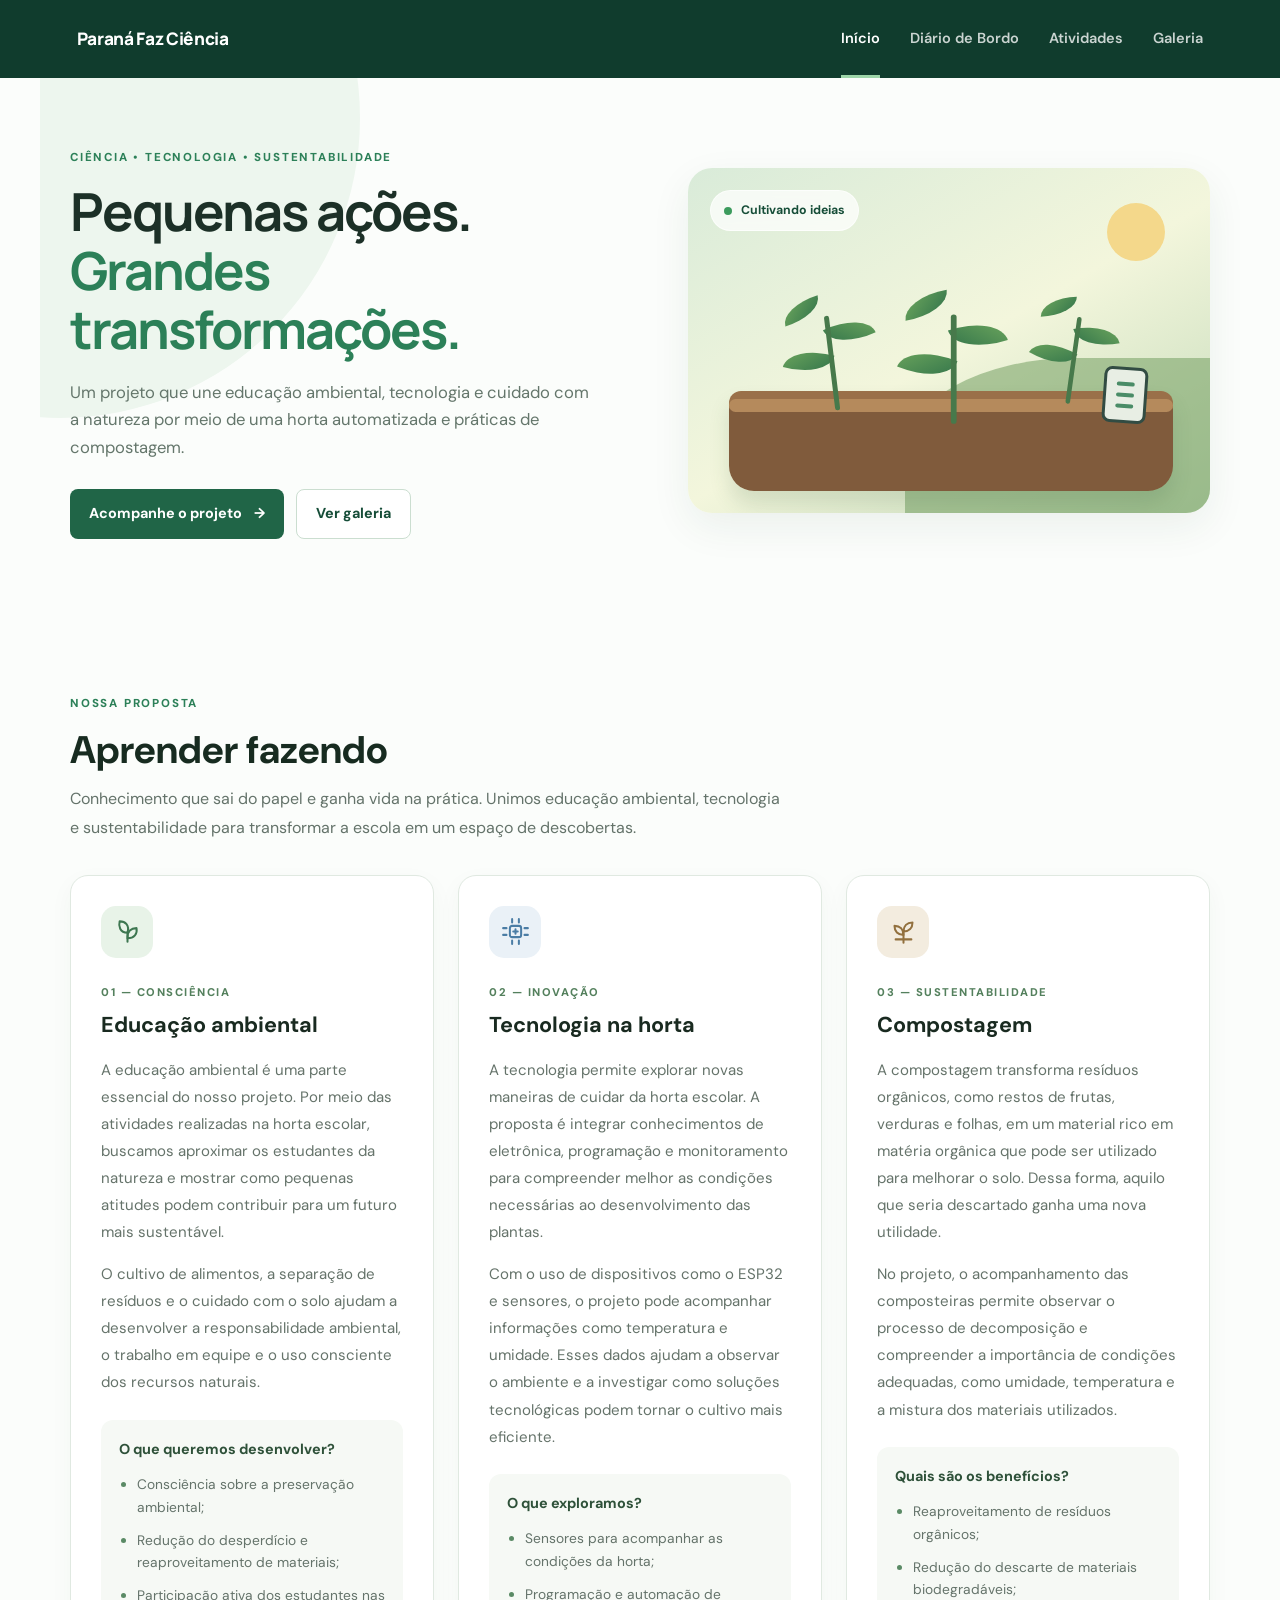
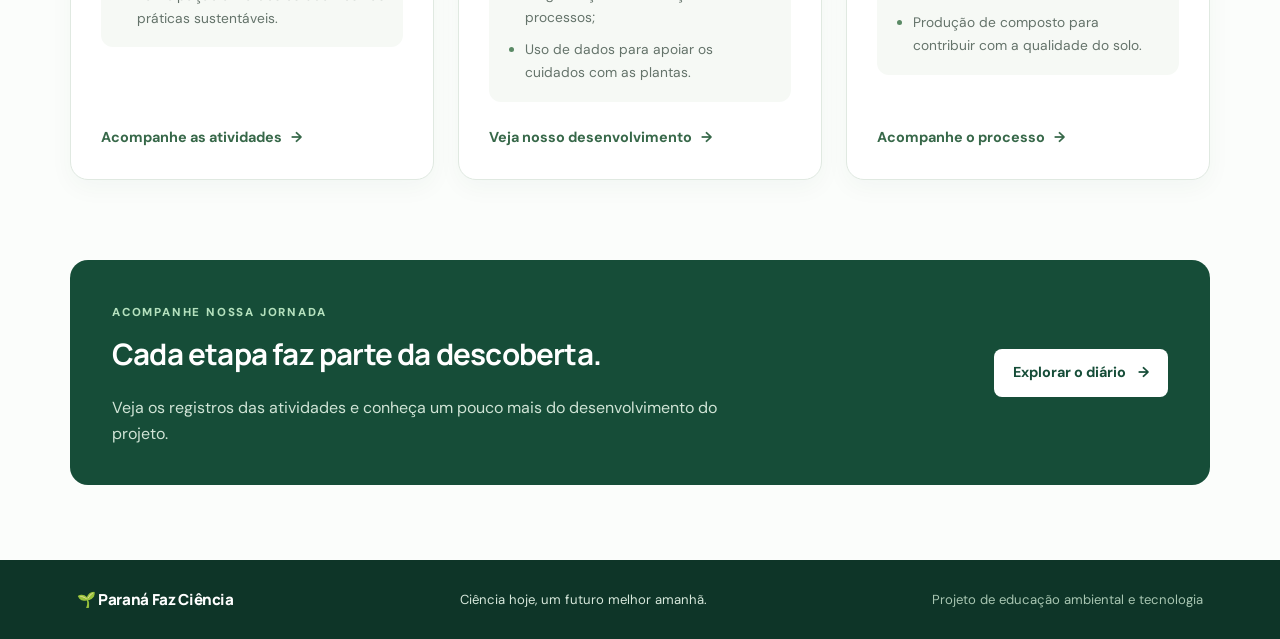
<file: index.html>
<!DOCTYPE html>
<html lang="pt-BR">
<head>
  <meta charset="UTF-8">
  <meta name="viewport" content="width=device-width, initial-scale=1.0">
  <meta name="description" content="Conheça o projeto Paraná Faz Ciência: educação ambiental, compostagem e horta automatizada.">
  <title>Início | Paraná Faz Ciência</title>
  <link rel="stylesheet" href="style.css">
</head>
<body>
  <header class="site-header">
    <a class="brand" href="index.html" aria-label="Paraná Faz Ciência - Início">
      <span>Paraná Faz Ciência</span>
    </a>
    <button class="menu-toggle" aria-label="Abrir menu" aria-expanded="false">☰</button>
    <nav class="main-nav" aria-label="Navegação principal">
      <a class="active" href="index.html">Início</a>
      <a href="diario-bordo.html">Diário de Bordo</a>
      <a href="diario.html">Atividades</a>
      <a href="galeria.html">Galeria</a>
    </nav>
  </header>

  <main>
    <section class="hero">
      <div class="hero-copy">
        <span class="eyebrow">CIÊNCIA • TECNOLOGIA • SUSTENTABILIDADE</span>
        <h1>Pequenas ações.<br><span>Grandes transformações.</span></h1>
        <p>Um projeto que une educação ambiental, tecnologia e cuidado com a natureza por meio de uma horta automatizada e práticas de compostagem.</p>
        <div class="hero-actions">
          <a class="button button-primary" href="diario.html">Acompanhe o projeto <span aria-hidden="true">→</span></a>
          <a class="button button-ghost" href="galeria.html">Ver galeria</a>
        </div>
      </div>
      <div class="hero-art" role="img" aria-label="Ilustração de uma horta com plantas e folhas">
        <div class="sun"></div>
        <div class="plant plant-one"><i></i><i></i><i></i><b></b></div>
        <div class="plant plant-two"><i></i><i></i><i></i><b></b></div>
        <div class="plant plant-three"><i></i><i></i><i></i><b></b></div>
        <div class="garden-bed"></div>
        <div class="sensor"><span></span><span></span><span></span></div>
        <div class="art-label"><span class="pulse"></span> Cultivando ideias</div>
      </div>
    </section>

   
<section class="proposta section" id="proposta">
  <div class="proposta-cabecalho">
    <div>
      <span class="eyebrow">NOSSA PROPOSTA</span>
      <h2>Aprender fazendo</h2>
      <p class="proposta-intro">
        Conhecimento que sai do papel e ganha vida na prática.
        Unimos educação ambiental, tecnologia e sustentabilidade
        para transformar a escola em um espaço de descobertas.
      </p>
    </div>
  </div>

  <div class="proposta-grid">

    <!-- EDUCAÇÃO AMBIENTAL -->
    <article class="proposta-card">
      <div class="proposta-icone icone-verde">
        <svg viewBox="0 0 24 24" fill="none"
          stroke="currentColor" stroke-width="1.8"
          stroke-linecap="round" stroke-linejoin="round"
          aria-hidden="true">
          <path d="M12 21v-8"/>
          <path d="M12 13C5 13 4 7 5 3c5 0 9 3 7 10Z"/>
          <path d="M12 17c0-5 3-8 8-8 1 5-2 9-8 9"/>
        </svg>
      </div>

      <span class="proposta-numero">01 — CONSCIÊNCIA</span>

      <h3>Educação ambiental</h3>

      <p>
        A educação ambiental é uma parte essencial do nosso projeto.
        Por meio das atividades realizadas na horta escolar, buscamos
        aproximar os estudantes da natureza e mostrar como pequenas
        atitudes podem contribuir para um futuro mais sustentável.
      </p>

      <p>
        O cultivo de alimentos, a separação de resíduos e o cuidado
        com o solo ajudam a desenvolver a responsabilidade ambiental,
        o trabalho em equipe e o uso consciente dos recursos naturais.
      </p>

      <div class="proposta-destaque">
        <strong>O que queremos desenvolver?</strong>
        <ul>
          <li>Consciência sobre a preservação ambiental;</li>
          <li>Redução do desperdício e reaproveitamento de materiais;</li>
          <li>Participação ativa dos estudantes nas práticas sustentáveis.</li>
        </ul>
      </div>

      <a class="proposta-link" href="diario-bordo.html">
        Acompanhe as atividades <span>→</span>
      </a>
    </article>

    <!-- TECNOLOGIA -->
    <article class="proposta-card">
      <div class="proposta-icone icone-azul">
        <svg viewBox="0 0 24 24" fill="none"
          stroke="currentColor" stroke-width="1.8"
          stroke-linecap="round" stroke-linejoin="round"
          aria-hidden="true">
          <rect x="7" y="7" width="10" height="10" rx="2"/>
          <path d="M9 1v3M15 1v3M9 20v3M15 20v3"/>
          <path d="M1 9h3M1 15h3M20 9h3M20 15h3"/>
          <path d="M10 12h4M12 10v4"/>
        </svg>
      </div>

      <span class="proposta-numero">02 — INOVAÇÃO</span>

      <h3>Tecnologia na horta</h3>

      <p>
        A tecnologia permite explorar novas maneiras de cuidar da
        horta escolar. A proposta é integrar conhecimentos de
        eletrônica, programação e monitoramento para compreender
        melhor as condições necessárias ao desenvolvimento das plantas.
      </p>

      <p>
        Com o uso de dispositivos como o ESP32 e sensores, o projeto
        pode acompanhar informações como temperatura e umidade.
        Esses dados ajudam a observar o ambiente e a investigar como
        soluções tecnológicas podem tornar o cultivo mais eficiente.
      </p>

      <div class="proposta-destaque">
        <strong>O que exploramos?</strong>
        <ul>
          <li>Sensores para acompanhar as condições da horta;</li>
          <li>Programação e automação de processos;</li>
          <li>Uso de dados para apoiar os cuidados com as plantas.</li>
        </ul>
      </div>

      <a class="proposta-link" href="diario-bordo.html">
        Veja nosso desenvolvimento <span>→</span>
      </a>
    </article>

    <!-- COMPOSTAGEM -->
    <article class="proposta-card">
      <div class="proposta-icone icone-terra">
        <svg viewBox="0 0 24 24" fill="none"
          stroke="currentColor" stroke-width="1.8"
          stroke-linecap="round" stroke-linejoin="round"
          aria-hidden="true">
          <path d="M12 22V12"/>
          <path d="M12 15c-5 0-8-3-8-8 5 0 8 3 8 8Z"/>
          <path d="M12 12c0-5 3-8 8-8 0 5-3 8-8 8Z"/>
          <path d="M5 19h14"/>
        </svg>
      </div>

      <span class="proposta-numero">03 — SUSTENTABILIDADE</span>

      <h3>Compostagem</h3>

      <p>
        A compostagem transforma resíduos orgânicos, como restos
        de frutas, verduras e folhas, em um material rico em matéria
        orgânica que pode ser utilizado para melhorar o solo.
        Dessa forma, aquilo que seria descartado ganha uma nova utilidade.
      </p>

      <p>
        No projeto, o acompanhamento das composteiras permite observar
        o processo de decomposição e compreender a importância de
        condições adequadas, como umidade, temperatura e a mistura
        dos materiais utilizados.
      </p>

      <div class="proposta-destaque">
        <strong>Quais são os benefícios?</strong>
        <ul>
          <li>Reaproveitamento de resíduos orgânicos;</li>
          <li>Redução do descarte de materiais biodegradáveis;</li>
          <li>Produção de composto para contribuir com a qualidade do solo.</li>
        </ul>
      </div>

      <a class="proposta-link" href="diario-bordo.html">
        Acompanhe o processo <span>→</span>
      </a>
    </article>

  </div>
</section>


    <section class="highlight">
      <div>
        <span class="eyebrow">ACOMPANHE NOSSA JORNADA</span>
        <h2>Cada etapa faz parte da descoberta.</h2>
        <p>Veja os registros das atividades e conheça um pouco mais do desenvolvimento do projeto.</p>
      </div>
      <a class="button button-light" href="diario.html">Explorar o diário <span aria-hidden="true">→</span></a>
    </section>
  </main>

  <footer class="site-footer">
    <a class="footer-brand" href="index.html">🌱 Paraná Faz Ciência</a>
    <p>Ciência hoje, um futuro melhor amanhã.</p>
    <span>Projeto de educação ambiental e tecnologia</span>
  </footer>
  <script src="script.js"></script>
</body>
</html>
</file>
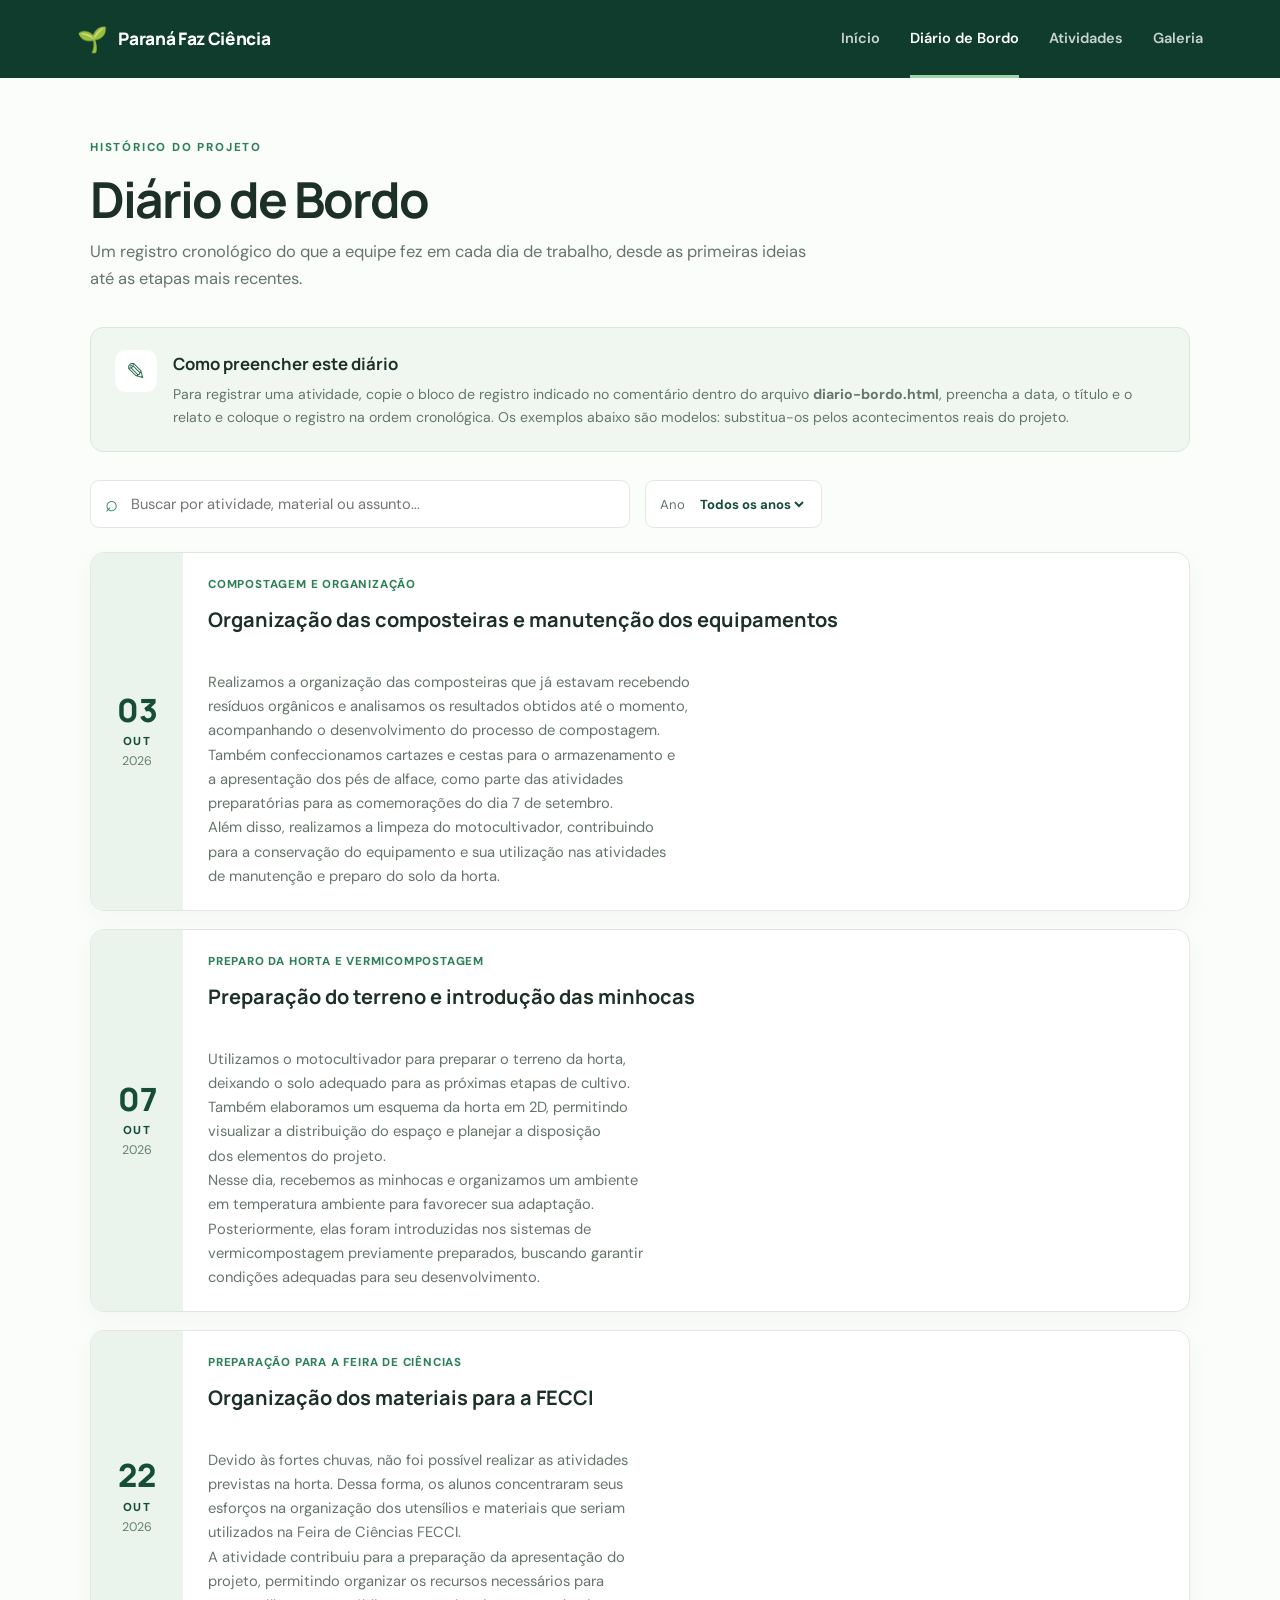
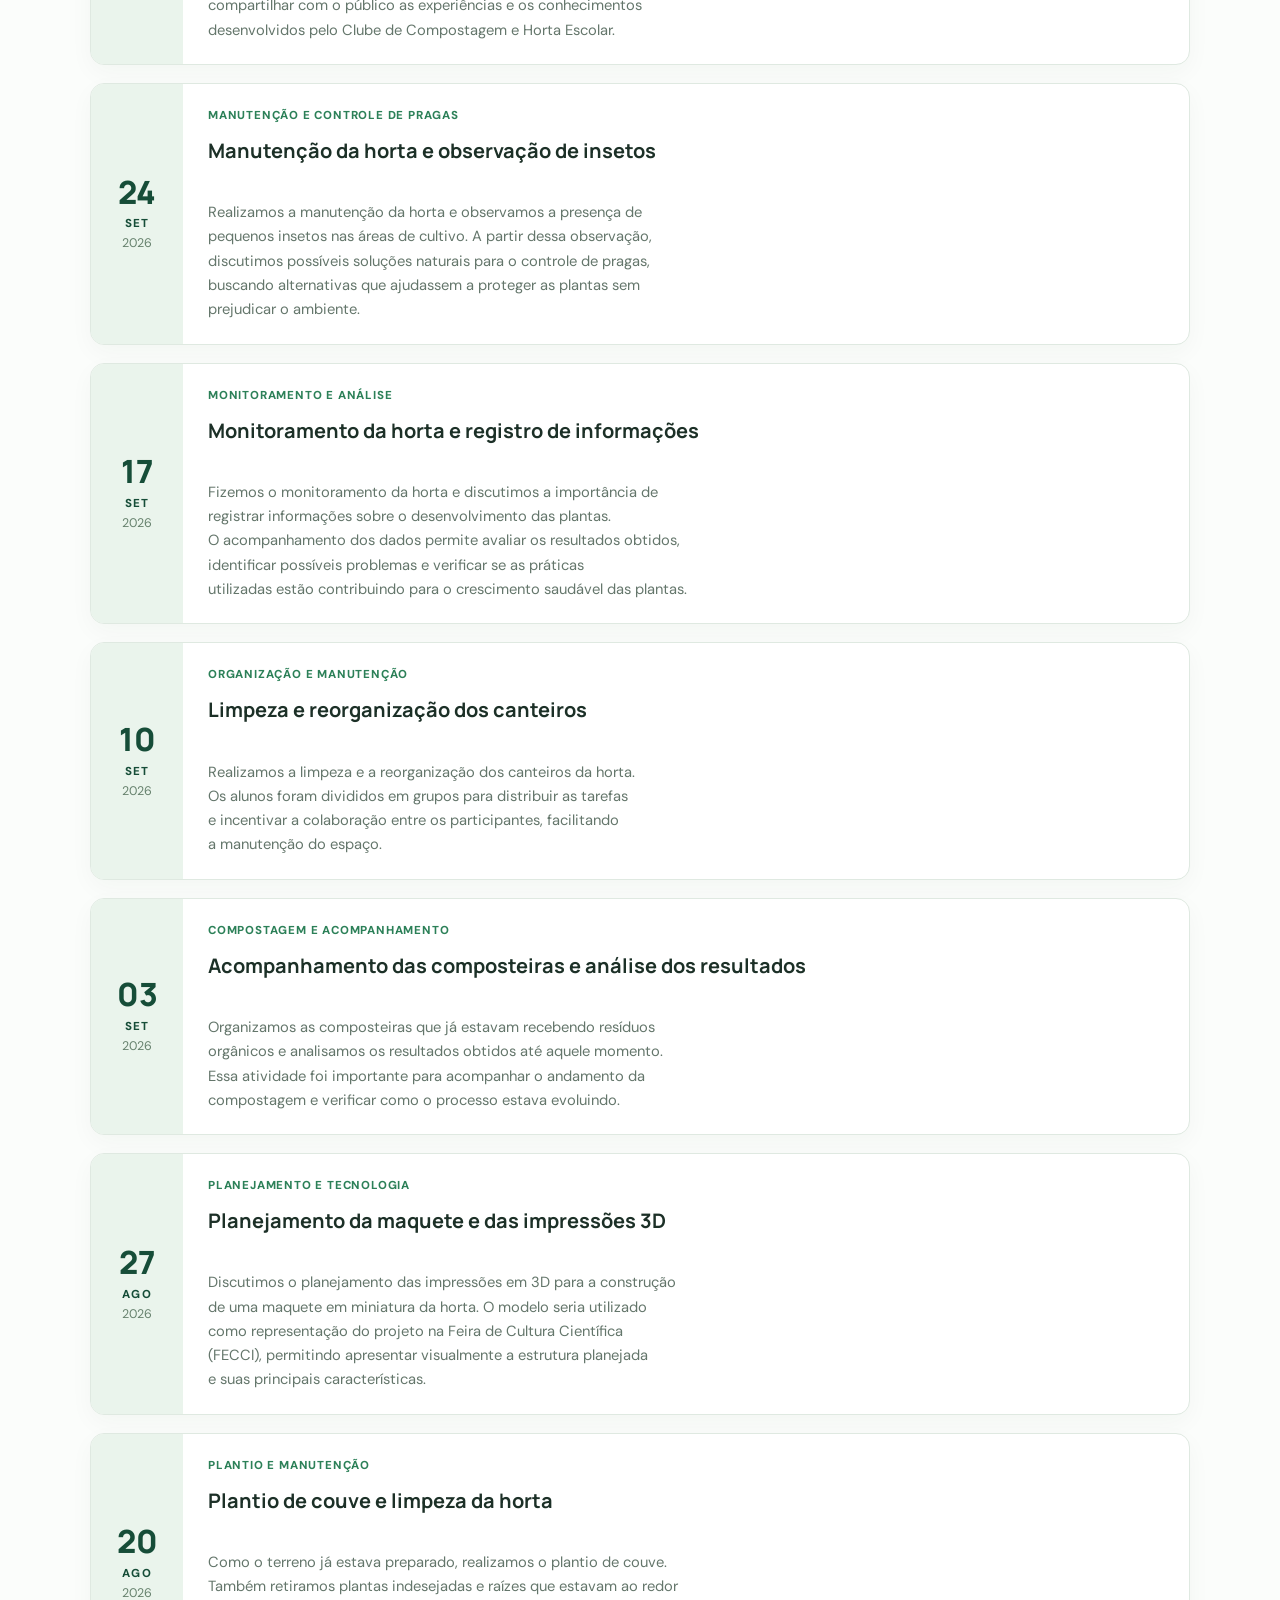
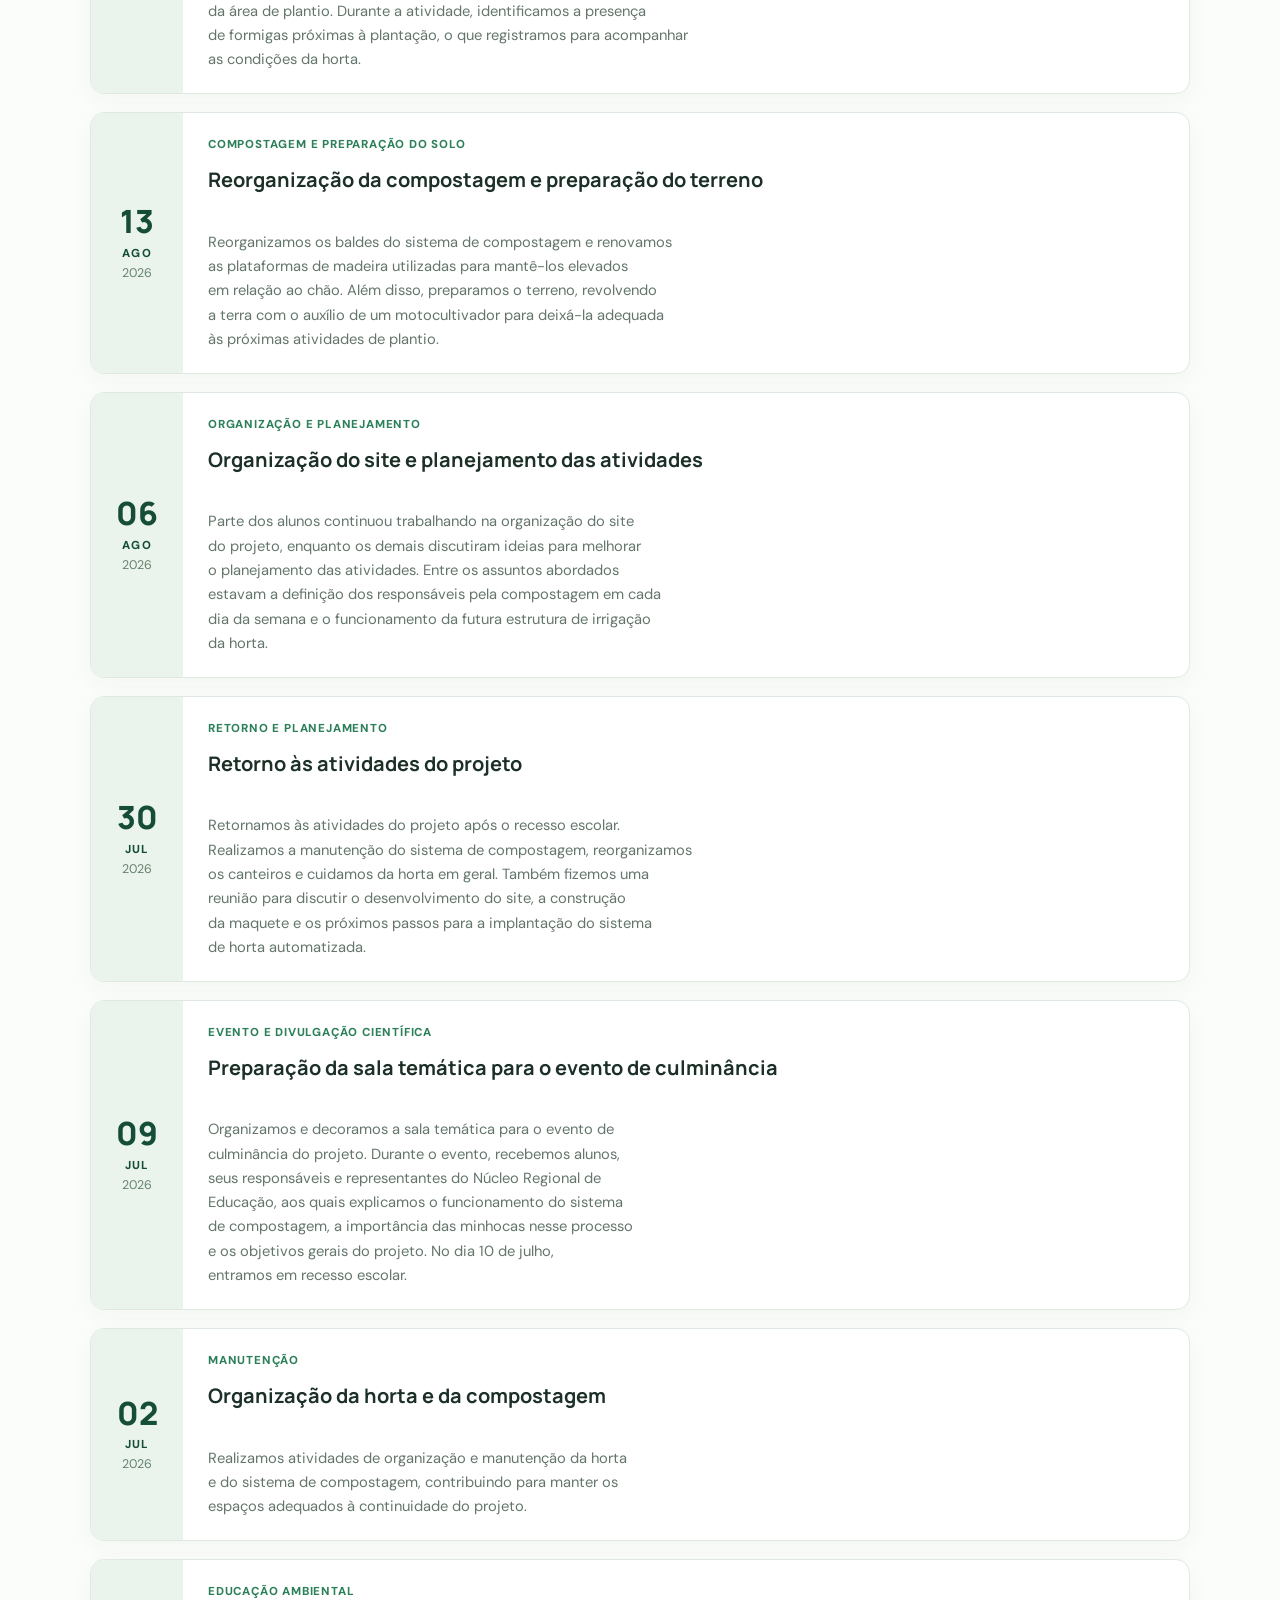
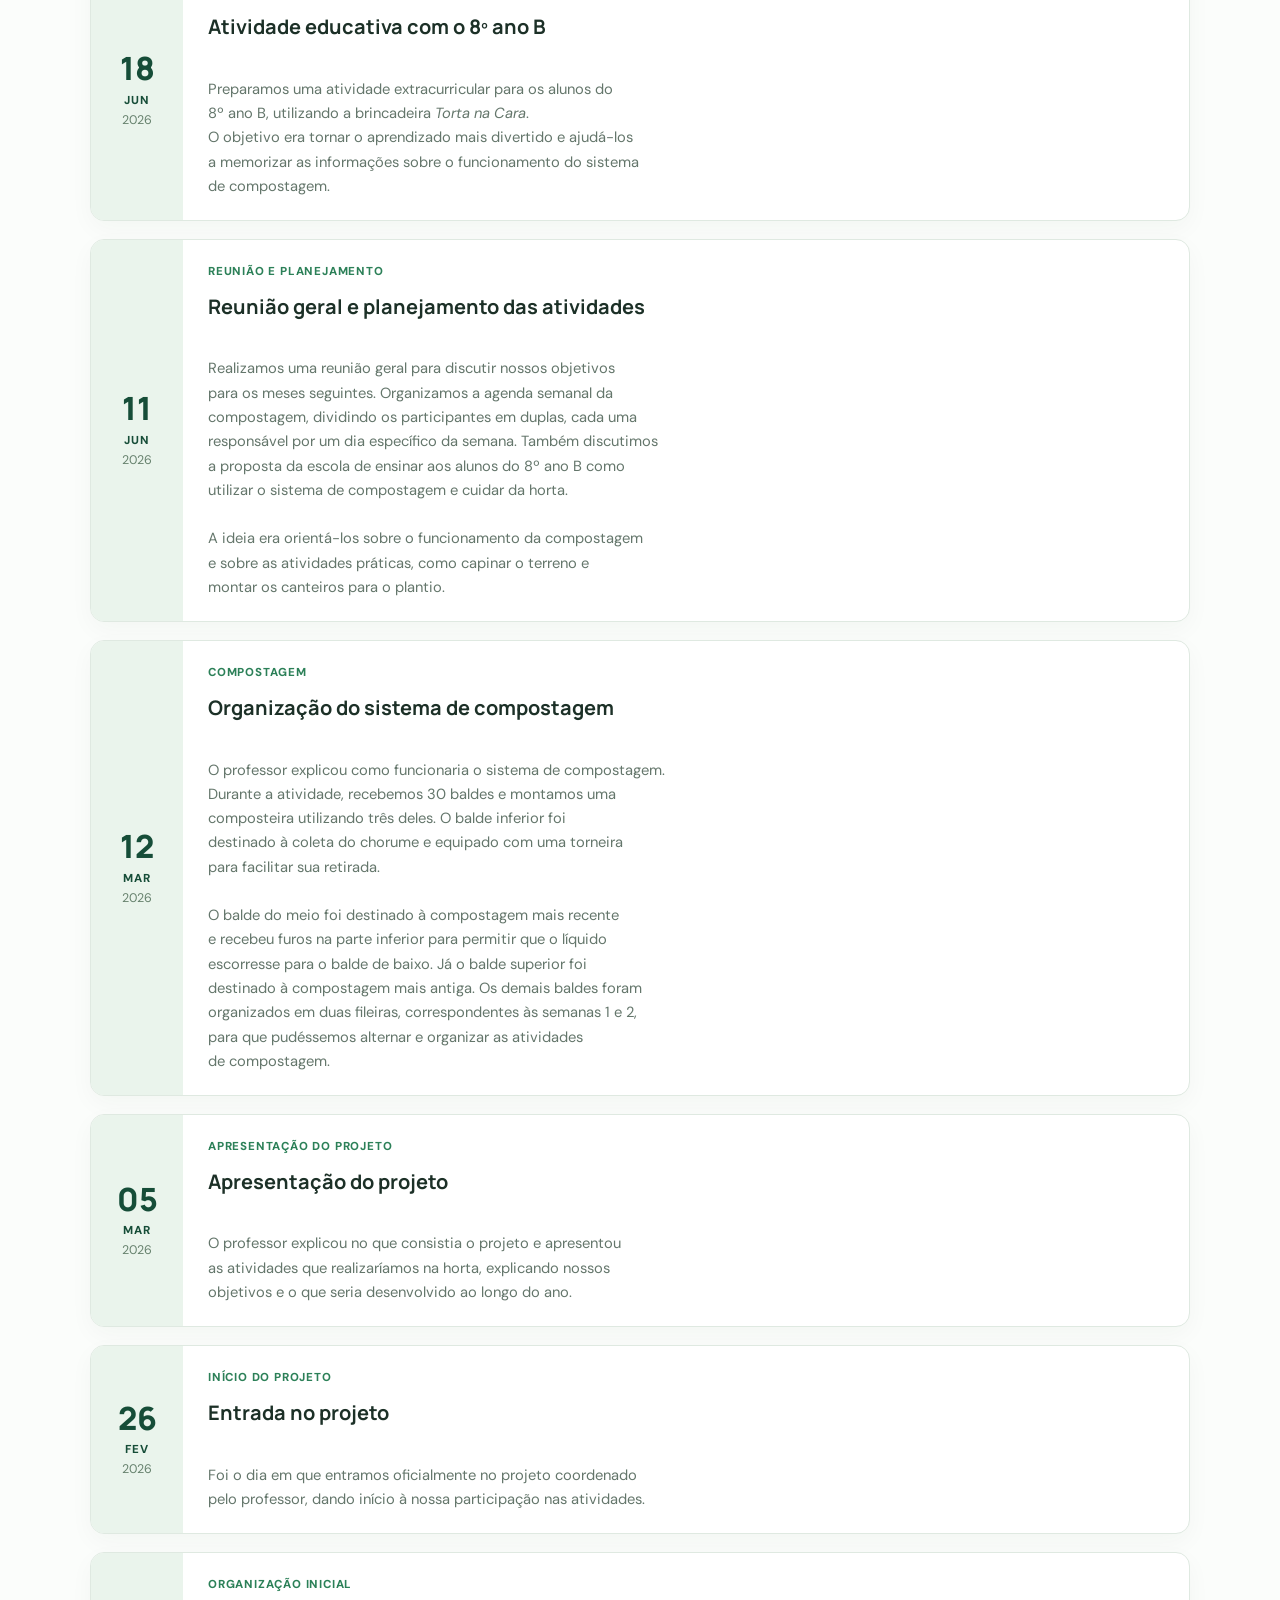
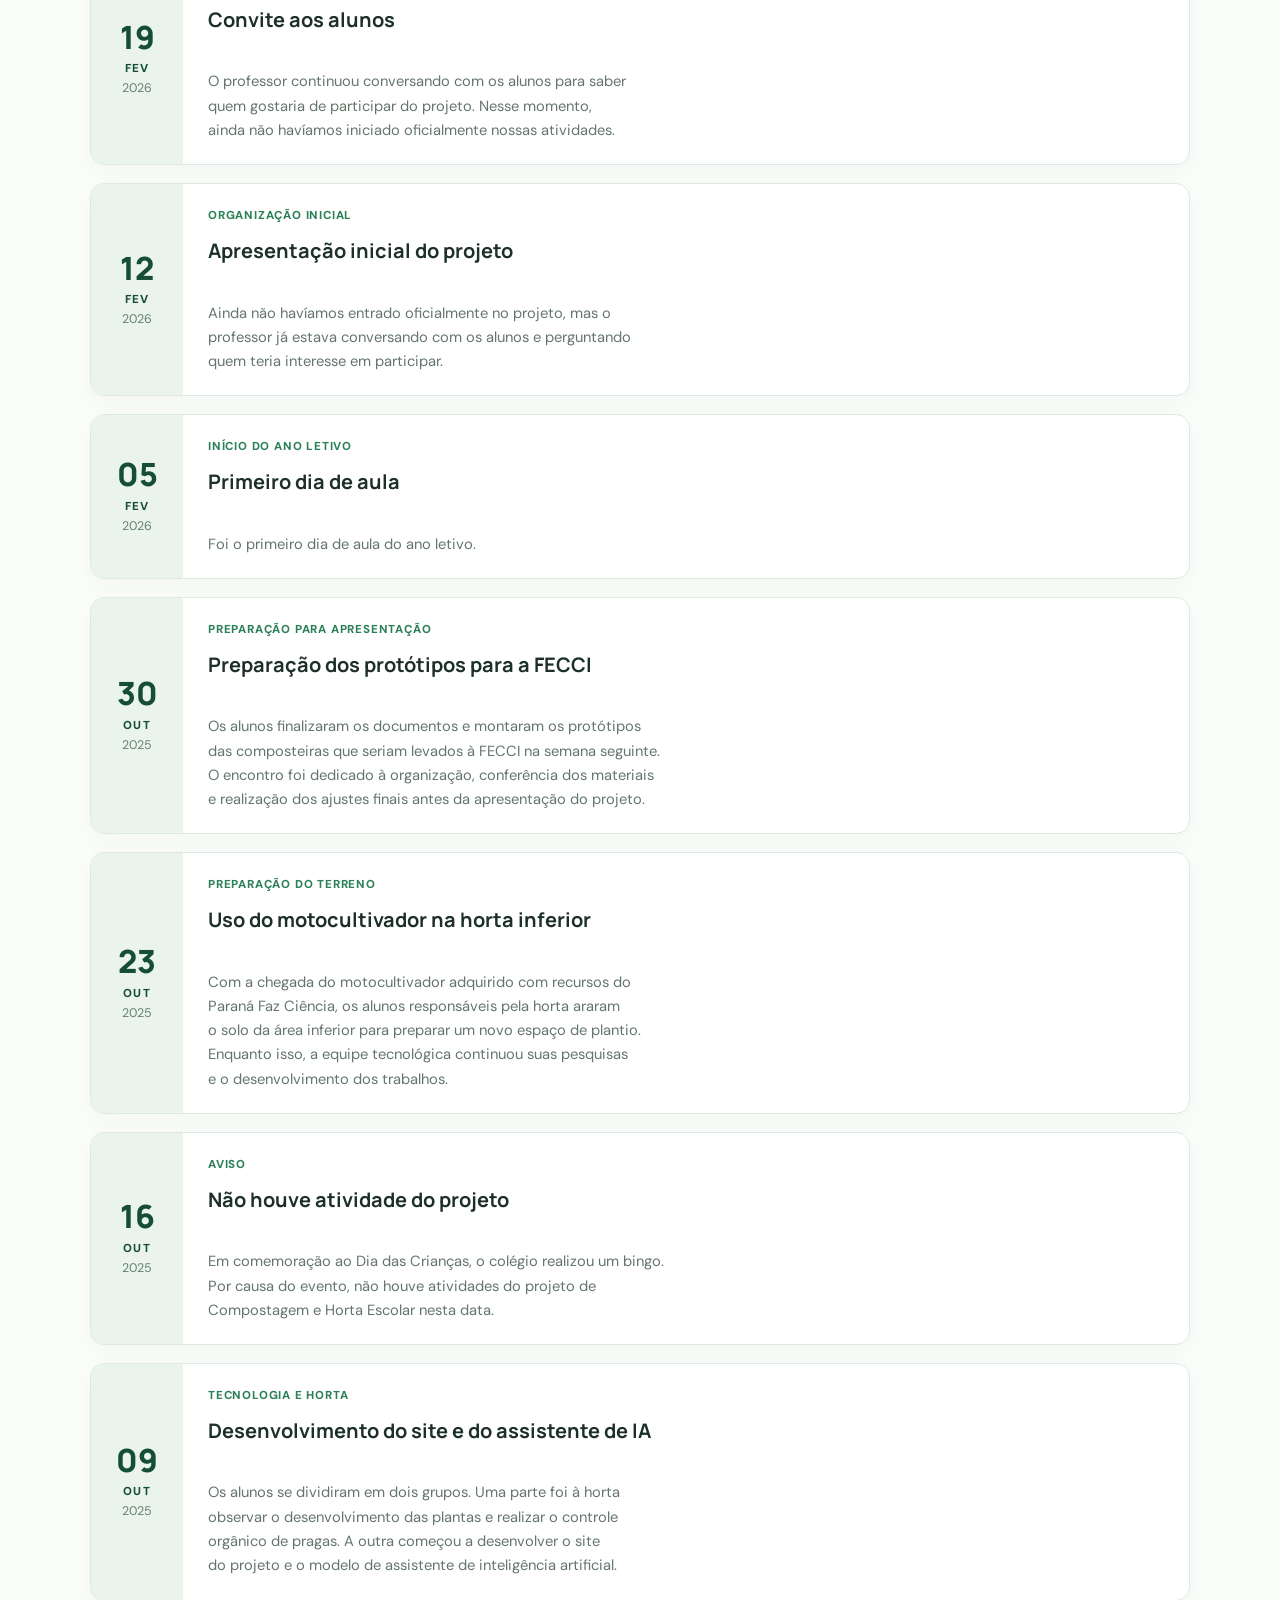
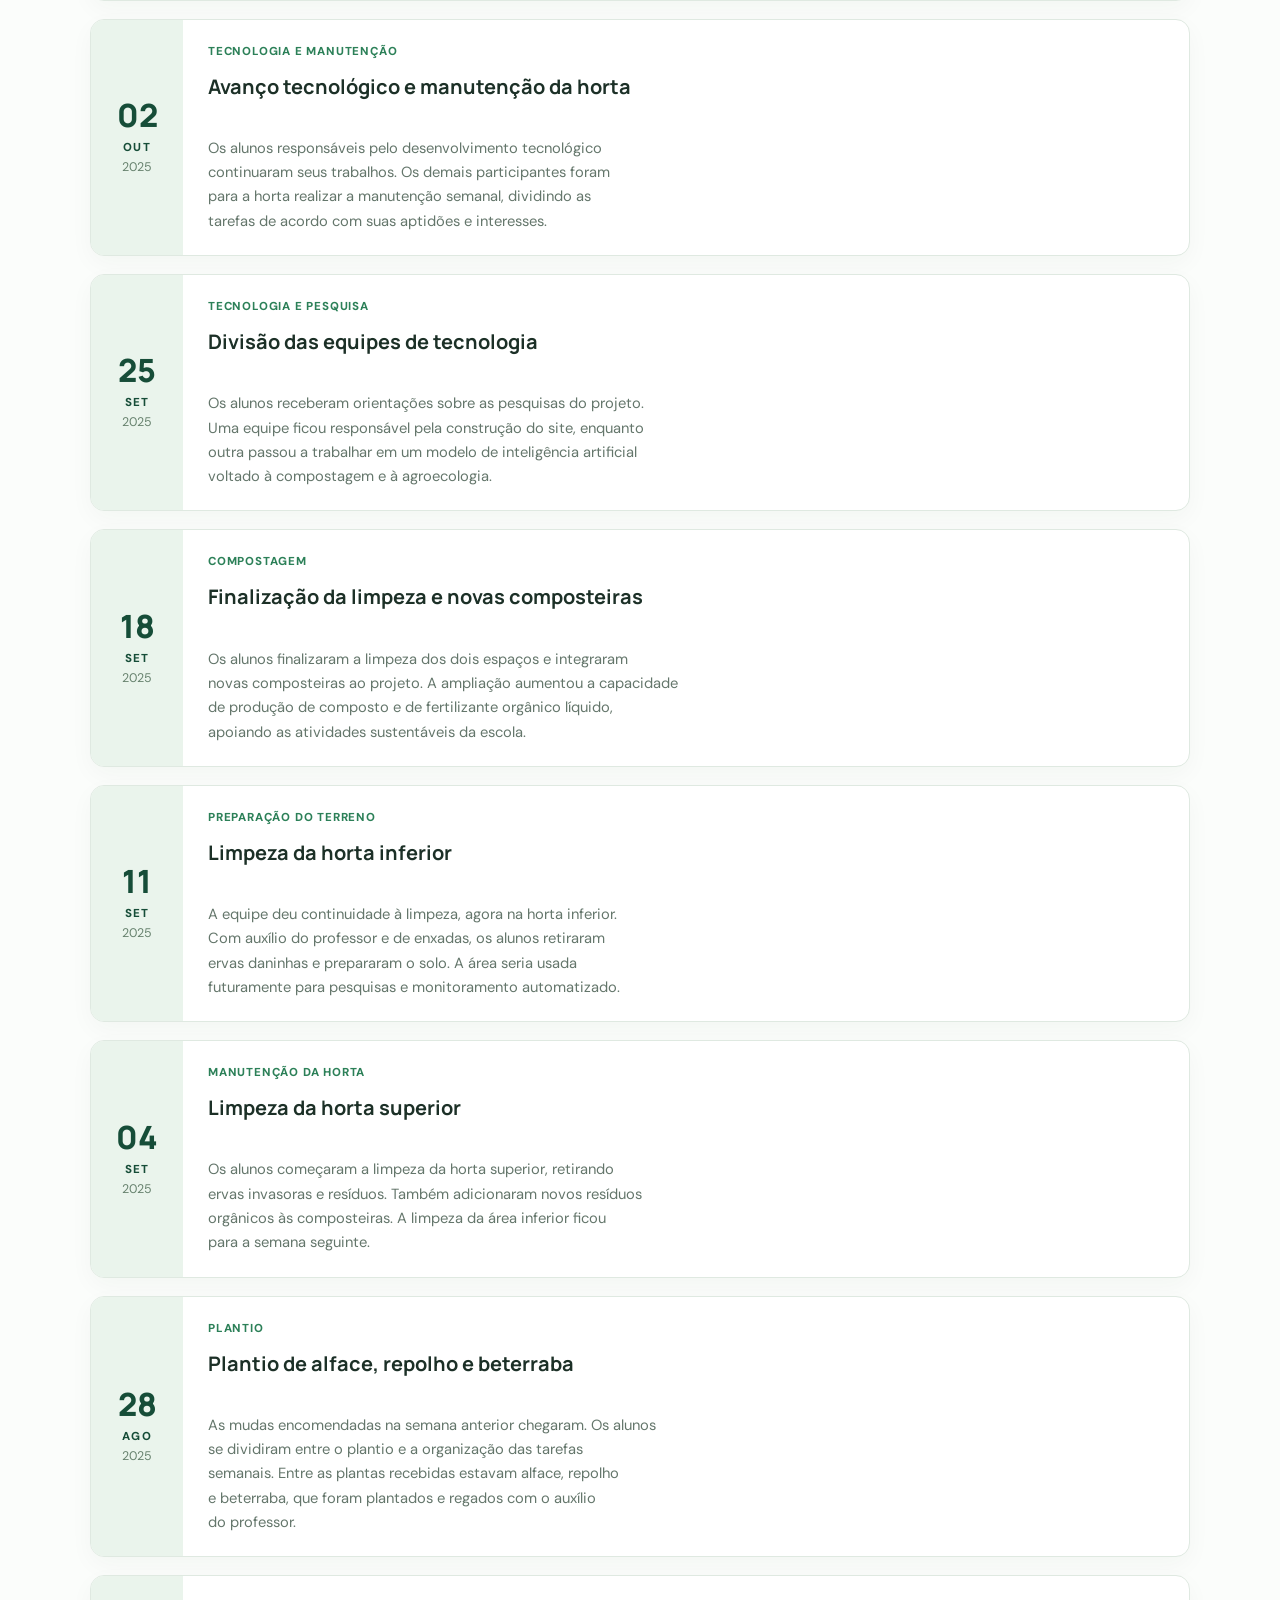
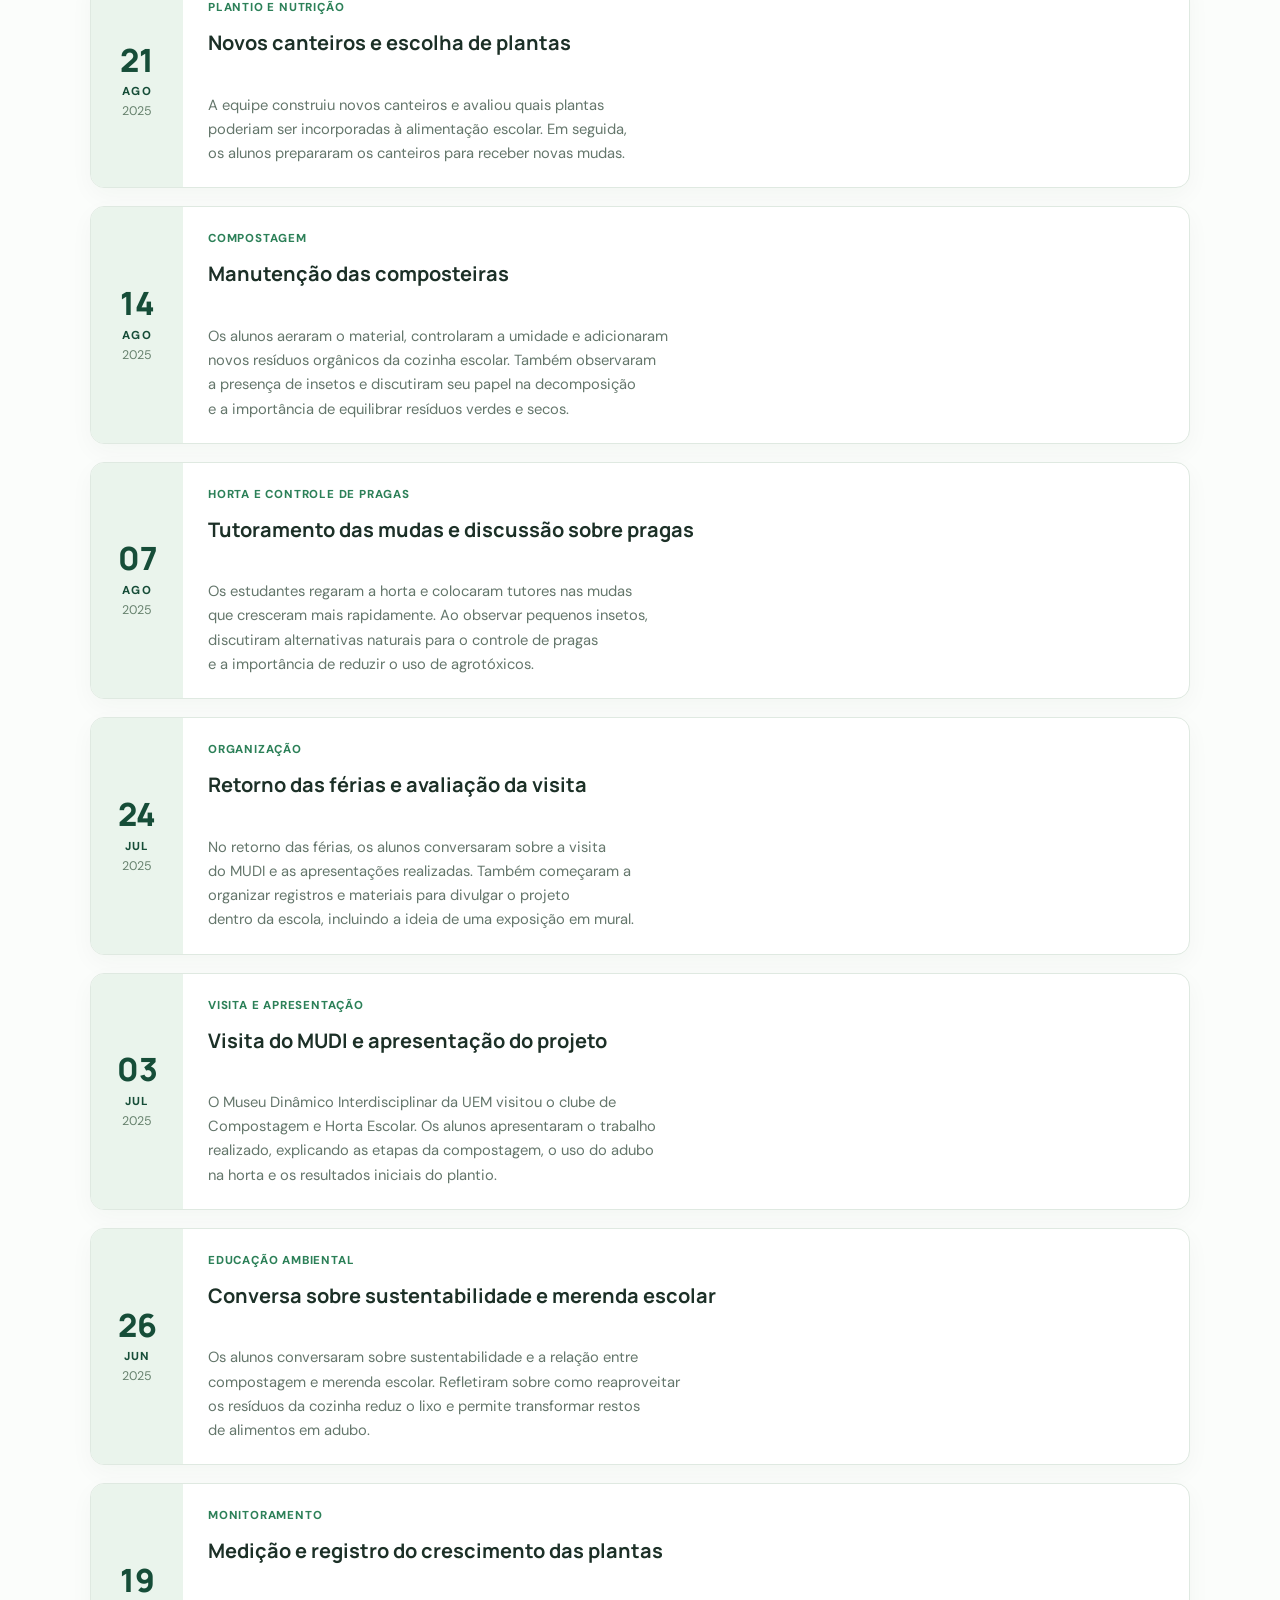
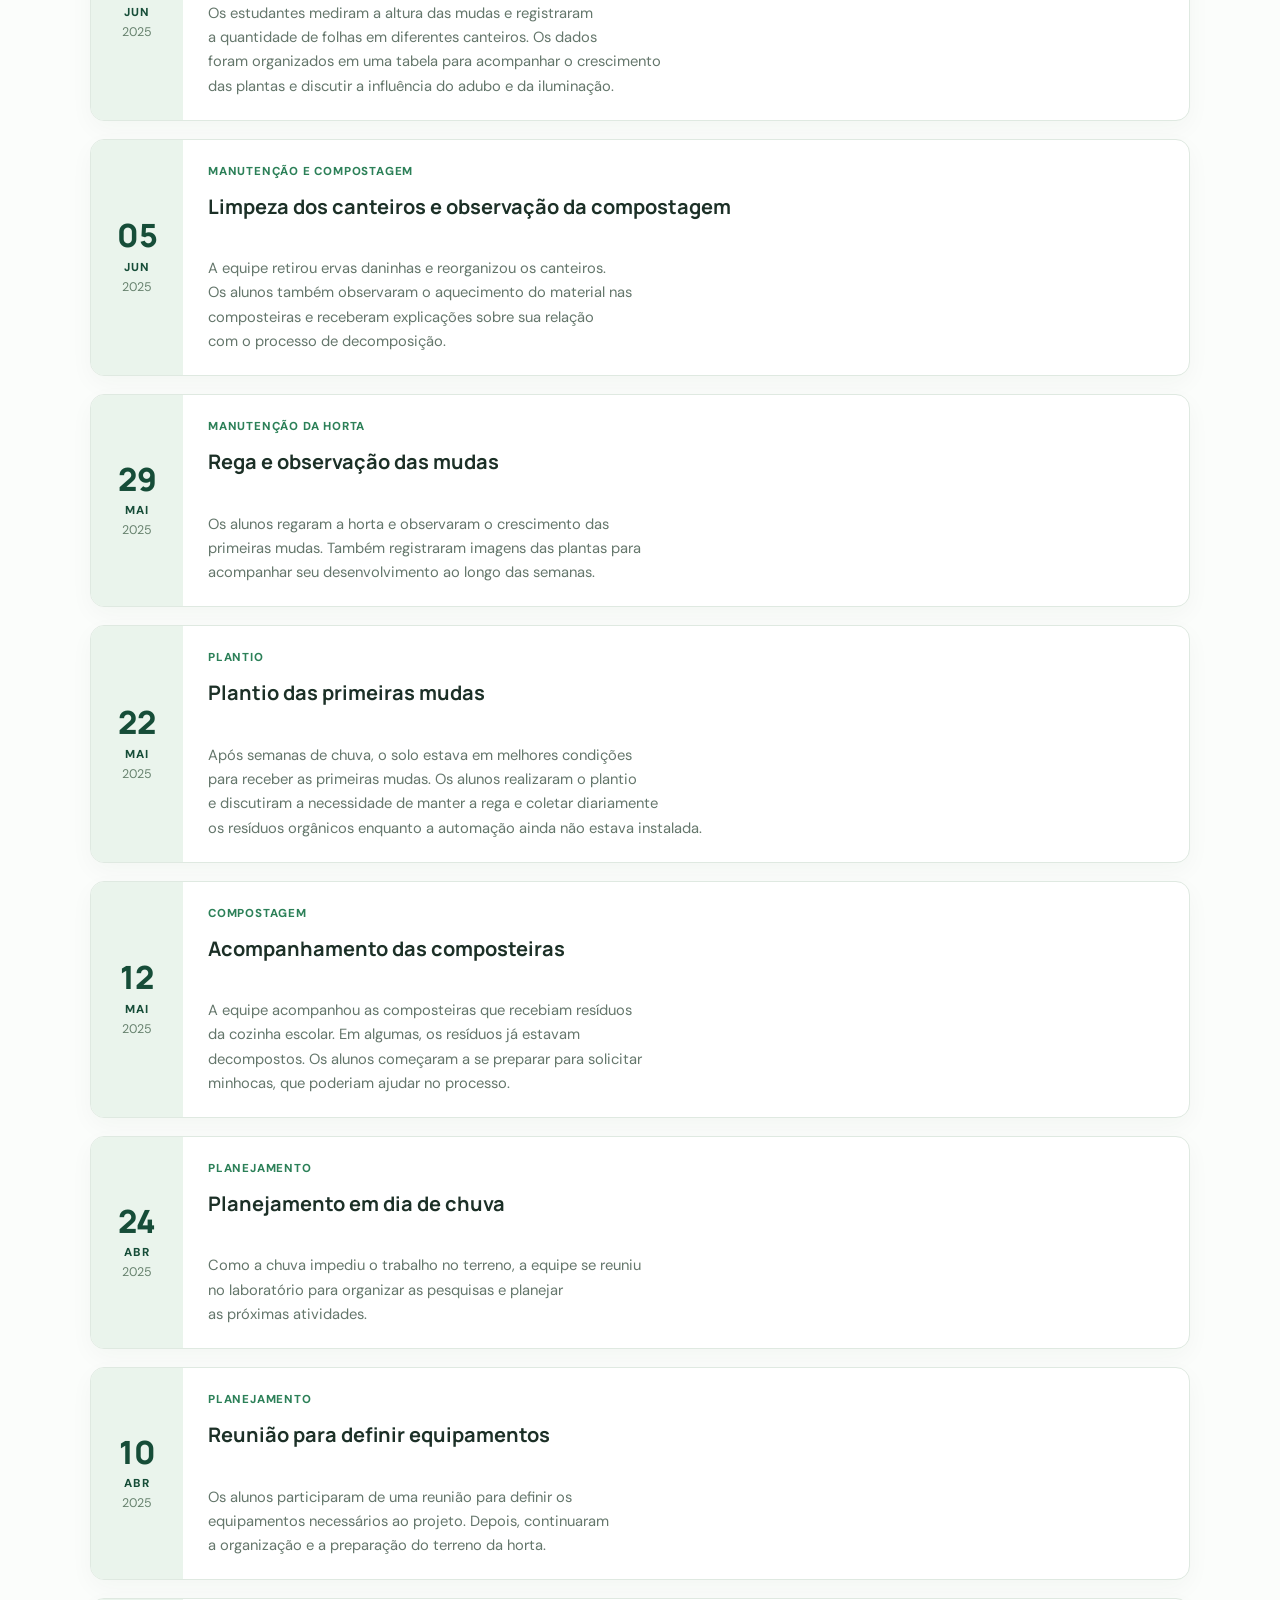
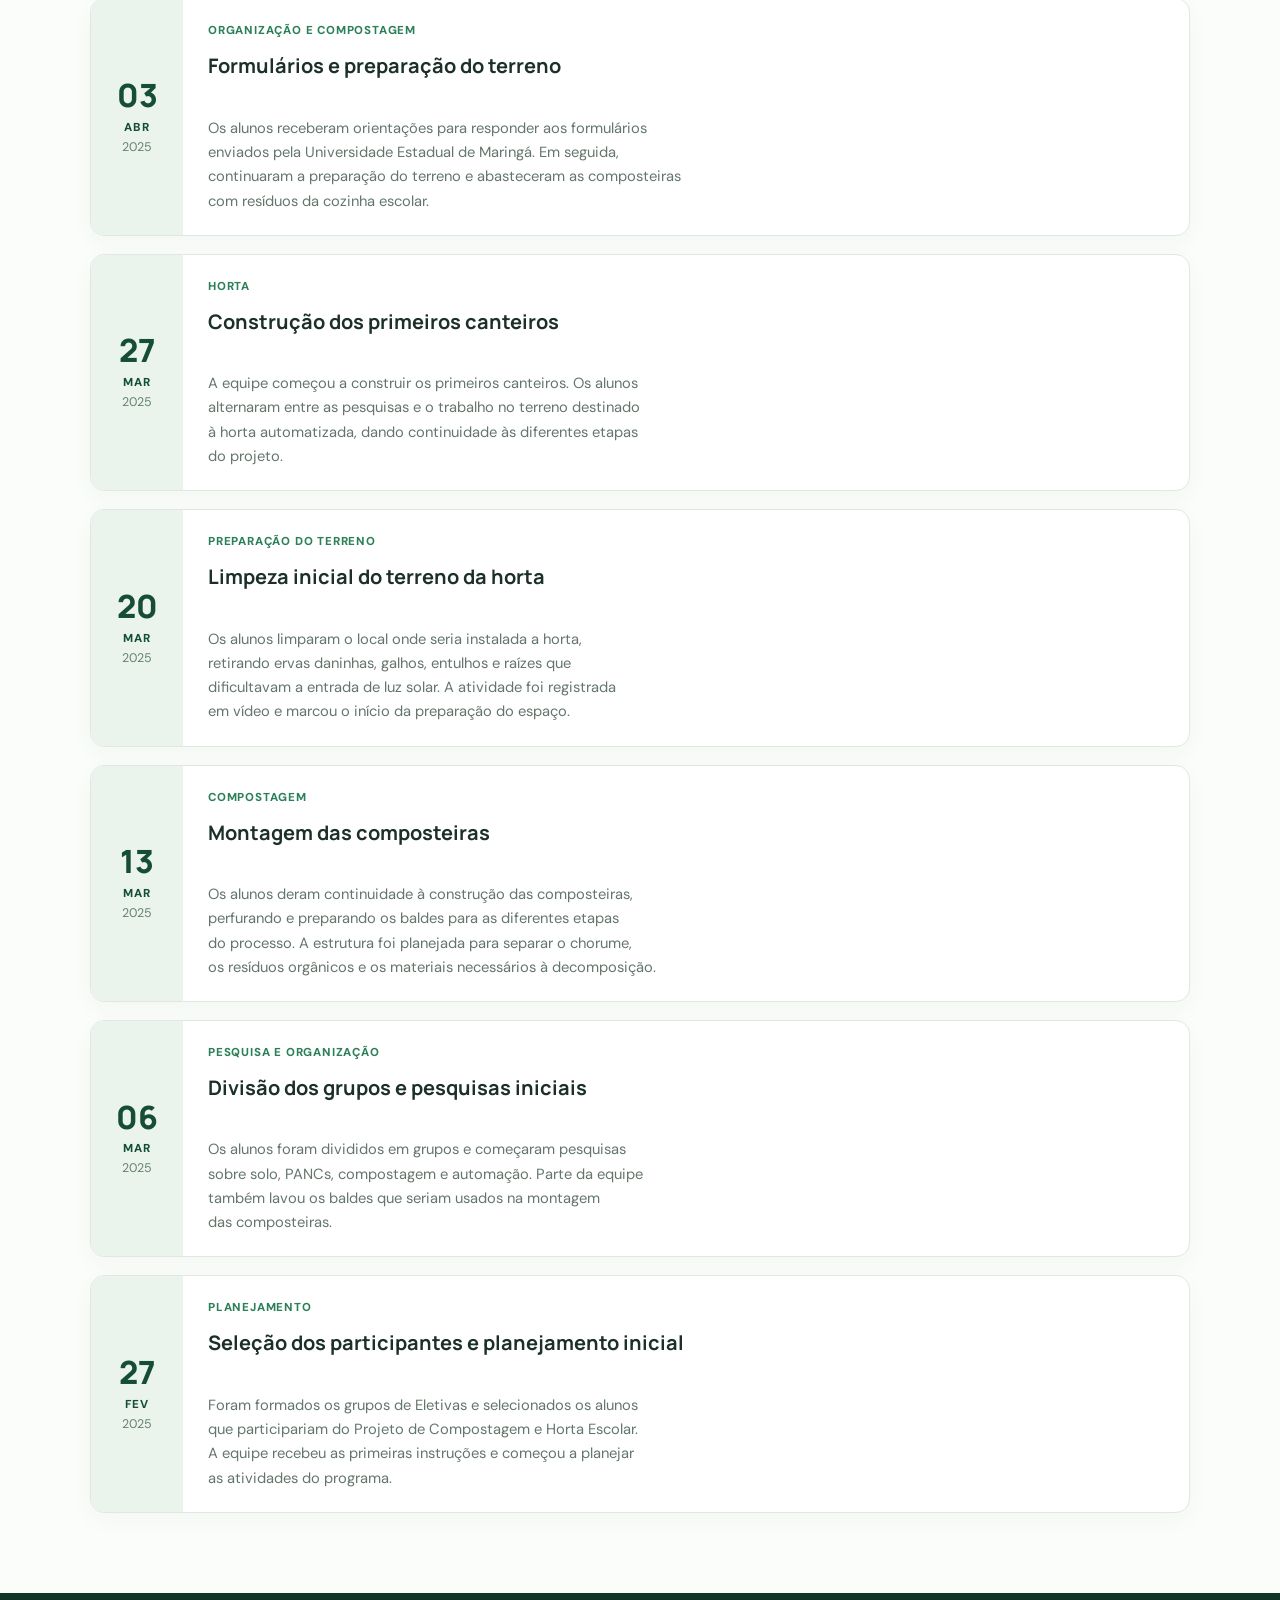
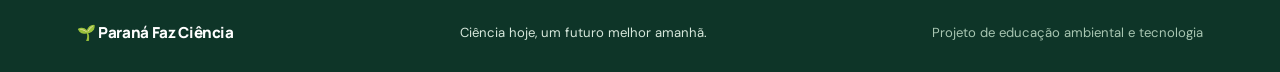
<file: diario-bordo.html>
<!DOCTYPE html>
<html lang="pt-BR">
<head>
  <meta charset="UTF-8">
  <meta name="viewport" content="width=device-width, initial-scale=1.0">
  <meta name="description" content="Diário de Bordo do projeto Paraná Faz Ciência, com registros cronológicos do trabalho da equipe.">
  <title>Diário de Bordo | Paraná Faz Ciência</title>
  <link rel="stylesheet" href="style.css">
</head>
<body>
  <header class="site-header">
    <a class="brand" href="index.html"><span class="brand-mark" aria-hidden="true">🌱</span><span>Paraná Faz Ciência</span></a>
    <button class="menu-toggle" aria-label="Abrir menu" aria-expanded="false">☰</button>
    <nav class="main-nav" aria-label="Navegação principal">
      <a href="index.html">Início</a>
      <a class="active" href="diario-bordo.html">Diário de Bordo</a>
      <a href="diario.html">Atividades</a>
      <a href="galeria.html">Galeria</a>
    </nav>
  </header>

  <main class="page-main">
    <section class="page-intro">
      <span class="eyebrow">HISTÓRICO DO PROJETO</span>
      <h1>Diário de Bordo</h1>
      <p>Um registro cronológico do que a equipe fez em cada dia de trabalho, desde as primeiras ideias até as etapas mais recentes.</p>
    </section>

    <section class="log-guide">
      <div class="log-guide-icon" aria-hidden="true">✎</div>
      <div>
        <h2>Como preencher este diário</h2>
        <p>Para registrar uma atividade, copie o bloco de registro indicado no comentário dentro do arquivo <strong>diario-bordo.html</strong>, preencha a data, o título e o relato e coloque o registro na ordem cronológica. Os exemplos abaixo são modelos: substitua-os pelos acontecimentos reais do projeto.</p>
      </div>
    </section>

    <section class="log-controls">
      <label class="search-box"><span aria-hidden="true">⌕</span><input id="log-search" type="search" placeholder="Buscar por atividade, material ou assunto..." aria-label="Buscar registros"></label>
      <label class="filter-box"><span>Ano</span>
        <select id="log-year" aria-label="Filtrar por ano">
          <option value="todos">Todos os anos</option>
          <option value="2025">2025</option>
          <option value="2026">2026</option>
        </select>
      </label>
    </section>

    <div class="log-list" id="log-list">
      <!-- MODELO DE REGISTRO:
      Copie o bloco <article class="log-entry"...> inteiro para criar um novo dia.
      Troque data-ano, data-ordem, data, título, texto e etiqueta.
      Use data-ordem no formato AAAA-MM-DD para a busca/ordenação.
      -->  
        <div class="log-list" id="log-list">
          <!-- SETEMBRO -->

<!-- 03 DE OUTUBRO DE 2026 -->
<article class="log-entry" data-ano="2026" data-ordem="2026-10-03" data-search="compostagem organização composteiras resíduos orgânicos análise resultados cartazes cestas alface motocultivador manutenção">
  <div class="log-date">
    <span class="date-day">03</span>
    <span class="date-month">OUT</span>
    <span class="date-year">2026</span>
  </div>
  <div class="log-entry-body">
    <div class="log-entry-top">
      <span class="log-category">Compostagem e organização</span>
    </div>
    <h2>Organização das composteiras e manutenção dos equipamentos</h2>
    <p class="log-entry-text">
      Realizamos a organização das composteiras que já estavam recebendo
      resíduos orgânicos e analisamos os resultados obtidos até o momento,
      acompanhando o desenvolvimento do processo de compostagem.
      Também confeccionamos cartazes e cestas para o armazenamento e
      a apresentação dos pés de alface, como parte das atividades
      preparatórias para as comemorações do dia 7 de setembro.
      Além disso, realizamos a limpeza do motocultivador, contribuindo
      para a conservação do equipamento e sua utilização nas atividades
      de manutenção e preparo do solo da horta.
    </p>
  </div>
</article>

<!-- 07 DE OUTUBRO DE 2026 -->
<article class="log-entry" data-ano="2026" data-ordem="2026-10-07" data-search="horta motocultivador preparo solo planejamento 2D minhocas recebimento adaptação vermicompostagem cultivo">
  <div class="log-date">
    <span class="date-day">07</span>
    <span class="date-month">OUT</span>
    <span class="date-year">2026</span>
  </div>
  <div class="log-entry-body">
    <div class="log-entry-top">
      <span class="log-category">Preparo da horta e vermicompostagem</span>
    </div>
    <h2>Preparação do terreno e introdução das minhocas</h2>
    <p class="log-entry-text">
      Utilizamos o motocultivador para preparar o terreno da horta,
      deixando o solo adequado para as próximas etapas de cultivo.
      Também elaboramos um esquema da horta em 2D, permitindo
      visualizar a distribuição do espaço e planejar a disposição
      dos elementos do projeto.
      Nesse dia, recebemos as minhocas e organizamos um ambiente
      em temperatura ambiente para favorecer sua adaptação.
      Posteriormente, elas foram introduzidas nos sistemas de
      vermicompostagem previamente preparados, buscando garantir
      condições adequadas para seu desenvolvimento.
    </p>
  </div>
</article>

<!-- 22 DE OUTUBRO DE 2026 -->
<article class="log-entry" data-ano="2026" data-ordem="2026-10-22" data-search="chuva organização materiais utensílios FECCI feira ciências preparação apresentação projeto compostagem horta">
  <div class="log-date">
    <span class="date-day">22</span>
    <span class="date-month">OUT</span>
    <span class="date-year">2026</span>
  </div>
  <div class="log-entry-body">
    <div class="log-entry-top">
      <span class="log-category">Preparação para a feira de ciências</span>
    </div>
    <h2>Organização dos materiais para a FECCI</h2>
    <p class="log-entry-text">
      Devido às fortes chuvas, não foi possível realizar as atividades
      previstas na horta. Dessa forma, os alunos concentraram seus
      esforços na organização dos utensílios e materiais que seriam
      utilizados na Feira de Ciências FECCI.
      A atividade contribuiu para a preparação da apresentação do
      projeto, permitindo organizar os recursos necessários para
      compartilhar com o público as experiências e os conhecimentos
      desenvolvidos pelo Clube de Compostagem e Horta Escolar.
    </p>
  </div>
</article>

<article class="log-entry" data-ano="2026" data-ordem="2026-09-24" data-search="manutenção horta insetos pragas controle natural cultivo plantas ambiente">
  <div class="log-date">
    <span class="date-day">24</span>
    <span class="date-month">SET</span>
    <span class="date-year">2026</span>
  </div>
  <div class="log-entry-body">
    <div class="log-entry-top">
      <span class="log-category">Manutenção e controle de pragas</span>
    </div>
    <h2>Manutenção da horta e observação de insetos</h2>
    <p class="log-entry-text">
      Realizamos a manutenção da horta e observamos a presença de
      pequenos insetos nas áreas de cultivo. A partir dessa observação,
      discutimos possíveis soluções naturais para o controle de pragas,
      buscando alternativas que ajudassem a proteger as plantas sem
      prejudicar o ambiente.
    </p>
  </div>
</article>

<article class="log-entry" data-ano="2026" data-ordem="2026-09-17" data-search="monitoramento horta registro dados desenvolvimento plantas resultados crescimento saudável">
  <div class="log-date">
    <span class="date-day">17</span>
    <span class="date-month">SET</span>
    <span class="date-year">2026</span>
  </div>
  <div class="log-entry-body">
    <div class="log-entry-top">
      <span class="log-category">Monitoramento e análise</span>
    </div>
    <h2>Monitoramento da horta e registro de informações</h2>
    <p class="log-entry-text">
      Fizemos o monitoramento da horta e discutimos a importância de
      registrar informações sobre o desenvolvimento das plantas.
      O acompanhamento dos dados permite avaliar os resultados obtidos,
      identificar possíveis problemas e verificar se as práticas
      utilizadas estão contribuindo para o crescimento saudável das plantas.
    </p>
  </div>
</article>

<article class="log-entry" data-ano="2026" data-ordem="2026-09-10" data-search="limpeza reorganização canteiros horta grupos colaboração manutenção espaço">
  <div class="log-date">
    <span class="date-day">10</span>
    <span class="date-month">SET</span>
    <span class="date-year">2026</span>
  </div>
  <div class="log-entry-body">
    <div class="log-entry-top">
      <span class="log-category">Organização e manutenção</span>
    </div>
    <h2>Limpeza e reorganização dos canteiros</h2>
    <p class="log-entry-text">
      Realizamos a limpeza e a reorganização dos canteiros da horta.
      Os alunos foram divididos em grupos para distribuir as tarefas
      e incentivar a colaboração entre os participantes, facilitando
      a manutenção do espaço.
    </p>
  </div>
</article>

<article class="log-entry" data-ano="2026" data-ordem="2026-09-03" data-search="composteiras resíduos orgânicos análise resultados compostagem acompanhamento processo">
  <div class="log-date">
    <span class="date-day">03</span>
    <span class="date-month">SET</span>
    <span class="date-year">2026</span>
  </div>
  <div class="log-entry-body">
    <div class="log-entry-top">
      <span class="log-category">Compostagem e acompanhamento</span>
    </div>
    <h2>Acompanhamento das composteiras e análise dos resultados</h2>
    <p class="log-entry-text">
      Organizamos as composteiras que já estavam recebendo resíduos
      orgânicos e analisamos os resultados obtidos até aquele momento.
      Essa atividade foi importante para acompanhar o andamento da
      compostagem e verificar como o processo estava evoluindo.
    </p>
  </div>
</article>
  <!-- AGOSTO -->

  <article class="log-entry" data-ano="2026" data-ordem="2026-08-27" data-search="planejamento maquete impressões 3D FECCI tecnologia">
    <div class="log-date">
      <span class="date-day">27</span>
      <span class="date-month">AGO</span>
      <span class="date-year">2026</span>
    </div>
    <div class="log-entry-body">
      <div class="log-entry-top">
        <span class="log-category">Planejamento e tecnologia</span>
      </div>
      <h2>Planejamento da maquete e das impressões 3D</h2>
      <p class="log-entry-text">
        Discutimos o planejamento das impressões em 3D para a construção
        de uma maquete em miniatura da horta. O modelo seria utilizado
        como representação do projeto na Feira de Cultura Científica
        (FECCI), permitindo apresentar visualmente a estrutura planejada
        e suas principais características.
      </p>
    </div>
  </article>

  <article class="log-entry" data-ano="2026" data-ordem="2026-08-20" data-search="plantio couve limpeza horta formigas terreno">
    <div class="log-date">
      <span class="date-day">20</span>
      <span class="date-month">AGO</span>
      <span class="date-year">2026</span>
    </div>
    <div class="log-entry-body">
      <div class="log-entry-top">
        <span class="log-category">Plantio e manutenção</span>
      </div>
      <h2>Plantio de couve e limpeza da horta</h2>
      <p class="log-entry-text">
        Como o terreno já estava preparado, realizamos o plantio de couve.
        Também retiramos plantas indesejadas e raízes que estavam ao redor
        da área de plantio. Durante a atividade, identificamos a presença
        de formigas próximas à plantação, o que registramos para acompanhar
        as condições da horta.
      </p>
    </div>
  </article>

  <article class="log-entry" data-ano="2026" data-ordem="2026-08-13" data-search="compostagem baldes plataformas madeira preparação solo motocultivador">
    <div class="log-date">
      <span class="date-day">13</span>
      <span class="date-month">AGO</span>
      <span class="date-year">2026</span>
    </div>
    <div class="log-entry-body">
      <div class="log-entry-top">
        <span class="log-category">Compostagem e preparação do solo</span>
      </div>
      <h2>Reorganização da compostagem e preparação do terreno</h2>
      <p class="log-entry-text">
        Reorganizamos os baldes do sistema de compostagem e renovamos
        as plataformas de madeira utilizadas para mantê-los elevados
        em relação ao chão. Além disso, preparamos o terreno, revolvendo
        a terra com o auxílio de um motocultivador para deixá-la adequada
        às próximas atividades de plantio.
      </p>
    </div>
  </article>

  <article class="log-entry" data-ano="2026" data-ordem="2026-08-06" data-search="organização site planejamento irrigação compostagem atividades horta automatizada">
    <div class="log-date">
      <span class="date-day">06</span>
      <span class="date-month">AGO</span>
      <span class="date-year">2026</span>
    </div>
    <div class="log-entry-body">
      <div class="log-entry-top">
        <span class="log-category">Organização e planejamento</span>
      </div>
      <h2>Organização do site e planejamento das atividades</h2>
      <p class="log-entry-text">
        Parte dos alunos continuou trabalhando na organização do site
        do projeto, enquanto os demais discutiram ideias para melhorar
        o planejamento das atividades. Entre os assuntos abordados
        estavam a definição dos responsáveis pela compostagem em cada
        dia da semana e o funcionamento da futura estrutura de irrigação
        da horta.
      </p>
    </div>
  </article>

  <!-- JULHO -->

  <article class="log-entry" data-ano="2026" data-ordem="2026-07-30" data-search="retorno recesso manutenção compostagem canteiros site maquete automação">
    <div class="log-date">
      <span class="date-day">30</span>
      <span class="date-month">JUL</span>
      <span class="date-year">2026</span>
    </div>
    <div class="log-entry-body">
      <div class="log-entry-top">
        <span class="log-category">Retorno e planejamento</span>
      </div>
      <h2>Retorno às atividades do projeto</h2>
      <p class="log-entry-text">
        Retornamos às atividades do projeto após o recesso escolar.
        Realizamos a manutenção do sistema de compostagem, reorganizamos
        os canteiros e cuidamos da horta em geral. Também fizemos uma
        reunião para discutir o desenvolvimento do site, a construção
        da maquete e os próximos passos para a implantação do sistema
        de horta automatizada.
      </p>
    </div>
  </article>

  <article class="log-entry" data-ano="2026" data-ordem="2026-07-09" data-search="evento culminância sala temática compostagem minhocas divulgação científica NRE">
    <div class="log-date">
      <span class="date-day">09</span>
      <span class="date-month">JUL</span>
      <span class="date-year">2026</span>
    </div>
    <div class="log-entry-body">
      <div class="log-entry-top">
        <span class="log-category">Evento e divulgação científica</span>
      </div>
      <h2>Preparação da sala temática para o evento de culminância</h2>
      <p class="log-entry-text">
        Organizamos e decoramos a sala temática para o evento de
        culminância do projeto. Durante o evento, recebemos alunos,
        seus responsáveis e representantes do Núcleo Regional de
        Educação, aos quais explicamos o funcionamento do sistema
        de compostagem, a importância das minhocas nesse processo
        e os objetivos gerais do projeto. No dia 10 de julho,
        entramos em recesso escolar.
      </p>
    </div>
  </article>

  <article class="log-entry" data-ano="2026" data-ordem="2026-07-02" data-search="manutenção organização horta compostagem">
    <div class="log-date">
      <span class="date-day">02</span>
      <span class="date-month">JUL</span>
      <span class="date-year">2026</span>
    </div>
    <div class="log-entry-body">
      <div class="log-entry-top">
        <span class="log-category">Manutenção</span>
      </div>
      <h2>Organização da horta e da compostagem</h2>
      <p class="log-entry-text">
        Realizamos atividades de organização e manutenção da horta
        e do sistema de compostagem, contribuindo para manter os
        espaços adequados à continuidade do projeto.
      </p>
    </div>
  </article>

  <!-- JUNHO -->

  <article class="log-entry" data-ano="2026" data-ordem="2026-06-18" data-search="educação ambiental atividade extracurricular 8º ano B torta na cara compostagem">
    <div class="log-date">
      <span class="date-day">18</span>
      <span class="date-month">JUN</span>
      <span class="date-year">2026</span>
    </div>
    <div class="log-entry-body">
      <div class="log-entry-top">
        <span class="log-category">Educação ambiental</span>
      </div>
      <h2>Atividade educativa com o 8º ano B</h2>
      <p class="log-entry-text">
        Preparamos uma atividade extracurricular para os alunos do
        8º ano B, utilizando a brincadeira <em>Torta na Cara</em>.
        O objetivo era tornar o aprendizado mais divertido e ajudá-los
        a memorizar as informações sobre o funcionamento do sistema
        de compostagem.
      </p>
    </div>
  </article>

  <article class="log-entry" data-ano="2026" data-ordem="2026-06-11" data-search="reunião planejamento agenda semanal duplas compostagem 8º ano B canteiros capina">
    <div class="log-date">
      <span class="date-day">11</span>
      <span class="date-month">JUN</span>
      <span class="date-year">2026</span>
    </div>
    <div class="log-entry-body">
      <div class="log-entry-top">
        <span class="log-category">Reunião e planejamento</span>
      </div>
      <h2>Reunião geral e planejamento das atividades</h2>
      <p class="log-entry-text">
        Realizamos uma reunião geral para discutir nossos objetivos
        para os meses seguintes. Organizamos a agenda semanal da
        compostagem, dividindo os participantes em duplas, cada uma
        responsável por um dia específico da semana. Também discutimos
        a proposta da escola de ensinar aos alunos do 8º ano B como
        utilizar o sistema de compostagem e cuidar da horta.
      </p>
      <p class="log-entry-text">
        A ideia era orientá-los sobre o funcionamento da compostagem
        e sobre as atividades práticas, como capinar o terreno e
        montar os canteiros para o plantio.
      </p>
    </div>
  </article>

  <!-- MARÇO -->

  <article class="log-entry" data-ano="2026" data-ordem="2026-03-12" data-search="compostagem 30 baldes chorume torneira furos plataformas semanas">
    <div class="log-date">
      <span class="date-day">12</span>
      <span class="date-month">MAR</span>
      <span class="date-year">2026</span>
    </div>
    <div class="log-entry-body">
      <div class="log-entry-top">
        <span class="log-category">Compostagem</span>
      </div>
      <h2>Organização do sistema de compostagem</h2>
      <p class="log-entry-text">
        O professor explicou como funcionaria o sistema de compostagem.
        Durante a atividade, recebemos 30 baldes e montamos uma
        composteira utilizando três deles. O balde inferior foi
        destinado à coleta do chorume e equipado com uma torneira
        para facilitar sua retirada.
      </p>
      <p class="log-entry-text">
        O balde do meio foi destinado à compostagem mais recente
        e recebeu furos na parte inferior para permitir que o líquido
        escorresse para o balde de baixo. Já o balde superior foi
        destinado à compostagem mais antiga. Os demais baldes foram
        organizados em duas fileiras, correspondentes às semanas 1 e 2,
        para que pudéssemos alternar e organizar as atividades
        de compostagem.
      </p>
    </div>
  </article>

  <article class="log-entry" data-ano="2026" data-ordem="2026-03-05" data-search="apresentação projeto professor horta objetivos atividades">
    <div class="log-date">
      <span class="date-day">05</span>
      <span class="date-month">MAR</span>
      <span class="date-year">2026</span>
    </div>
    <div class="log-entry-body">
      <div class="log-entry-top">
        <span class="log-category">Apresentação do projeto</span>
      </div>
      <h2>Apresentação do projeto</h2>
      <p class="log-entry-text">
        O professor explicou no que consistia o projeto e apresentou
        as atividades que realizaríamos na horta, explicando nossos
        objetivos e o que seria desenvolvido ao longo do ano.
      </p>
    </div>
  </article>

  <!-- FEVEREIRO -->

  <article class="log-entry" data-ano="2026" data-ordem="2026-02-26" data-search="entrada início participação projeto professor">
    <div class="log-date">
      <span class="date-day">26</span>
      <span class="date-month">FEV</span>
      <span class="date-year">2026</span>
    </div>
    <div class="log-entry-body">
      <div class="log-entry-top">
        <span class="log-category">Início do projeto</span>
      </div>
      <h2>Entrada no projeto</h2>
      <p class="log-entry-text">
        Foi o dia em que entramos oficialmente no projeto coordenado
        pelo professor, dando início à nossa participação nas atividades.
      </p>
    </div>
  </article>

  <article class="log-entry" data-ano="2026" data-ordem="2026-02-19" data-search="organização inicial convite alunos participação projeto">
    <div class="log-date">
      <span class="date-day">19</span>
      <span class="date-month">FEV</span>
      <span class="date-year">2026</span>
    </div>
    <div class="log-entry-body">
      <div class="log-entry-top">
        <span class="log-category">Organização inicial</span>
      </div>
      <h2>Convite aos alunos</h2>
      <p class="log-entry-text">
        O professor continuou conversando com os alunos para saber
        quem gostaria de participar do projeto. Nesse momento,
        ainda não havíamos iniciado oficialmente nossas atividades.
      </p>
    </div>
  </article>

  <article class="log-entry" data-ano="2026" data-ordem="2026-02-12" data-search="organização inicial apresentação projeto alunos participação">
    <div class="log-date">
      <span class="date-day">12</span>
      <span class="date-month">FEV</span>
      <span class="date-year">2026</span>
    </div>
    <div class="log-entry-body">
      <div class="log-entry-top">
        <span class="log-category">Organização inicial</span>
      </div>
      <h2>Apresentação inicial do projeto</h2>
      <p class="log-entry-text">
        Ainda não havíamos entrado oficialmente no projeto, mas o
        professor já estava conversando com os alunos e perguntando
        quem teria interesse em participar.
      </p>
    </div>
  </article>

  <article class="log-entry" data-ano="2026" data-ordem="2026-02-05" data-search="primeiro dia aula início ano letivo">
    <div class="log-date">
      <span class="date-day">05</span>
      <span class="date-month">FEV</span>
      <span class="date-year">2026</span>
    </div>
    <div class="log-entry-body">
      <div class="log-entry-top">
        <span class="log-category">Início do ano letivo</span>
      </div>
      <h2>Primeiro dia de aula</h2>
      <p class="log-entry-text">
        Foi o primeiro dia de aula do ano letivo.
      </p>
    </div>
  </article>

</div>
  <!-- OUTUBRO DE 2025 -->

  <article class="log-entry" data-ano="2025" data-ordem="2025-10-30" data-search="FECCI protótipos composteiras">
    <div class="log-date">
      <span class="date-day">30</span>
      <span class="date-month">OUT</span>
      <span class="date-year">2025</span>
    </div>
    <div class="log-entry-body">
      <div class="log-entry-top">
        <span class="log-category">Preparação para apresentação</span>
      </div>
      <h2>Preparação dos protótipos para a FECCI</h2>
      <p class="log-entry-text">
        Os alunos finalizaram os documentos e montaram os protótipos
        das composteiras que seriam levados à FECCI na semana seguinte.
        O encontro foi dedicado à organização, conferência dos materiais
        e realização dos ajustes finais antes da apresentação do projeto.
      </p>
    </div>
  </article>

  <article class="log-entry" data-ano="2025" data-ordem="2025-10-23" data-search="motocultivador horta inferior solo">
    <div class="log-date">
      <span class="date-day">23</span>
      <span class="date-month">OUT</span>
      <span class="date-year">2025</span>
    </div>
    <div class="log-entry-body">
      <div class="log-entry-top">
        <span class="log-category">Preparação do terreno</span>
      </div>
      <h2>Uso do motocultivador na horta inferior</h2>
      <p class="log-entry-text">
        Com a chegada do motocultivador adquirido com recursos do
        Paraná Faz Ciência, os alunos responsáveis pela horta araram
        o solo da área inferior para preparar um novo espaço de plantio.
        Enquanto isso, a equipe tecnológica continuou suas pesquisas
        e o desenvolvimento dos trabalhos.
      </p>
    </div>
  </article>

  <article class="log-entry" data-ano="2025" data-ordem="2025-10-16" data-search="bingo dia das crianças sem atividade">
    <div class="log-date">
      <span class="date-day">16</span>
      <span class="date-month">OUT</span>
      <span class="date-year">2025</span>
    </div>
    <div class="log-entry-body">
      <div class="log-entry-top">
        <span class="log-category">Aviso</span>
      </div>
      <h2>Não houve atividade do projeto</h2>
      <p class="log-entry-text">
        Em comemoração ao Dia das Crianças, o colégio realizou um bingo.
        Por causa do evento, não houve atividades do projeto de
        Compostagem e Horta Escolar nesta data.
      </p>
    </div>
  </article>

  <article class="log-entry" data-ano="2025" data-ordem="2025-10-09" data-search="site inteligência artificial horta pragas">
    <div class="log-date">
      <span class="date-day">09</span>
      <span class="date-month">OUT</span>
      <span class="date-year">2025</span>
    </div>
    <div class="log-entry-body">
      <div class="log-entry-top">
        <span class="log-category">Tecnologia e horta</span>
      </div>
      <h2>Desenvolvimento do site e do assistente de IA</h2>
      <p class="log-entry-text">
        Os alunos se dividiram em dois grupos. Uma parte foi à horta
        observar o desenvolvimento das plantas e realizar o controle
        orgânico de pragas. A outra começou a desenvolver o site
        do projeto e o modelo de assistente de inteligência artificial.
      </p>
    </div>
  </article>

  <article class="log-entry" data-ano="2025" data-ordem="2025-10-02" data-search="tecnologia manutenção horta">
    <div class="log-date">
      <span class="date-day">02</span>
      <span class="date-month">OUT</span>
      <span class="date-year">2025</span>
    </div>
    <div class="log-entry-body">
      <div class="log-entry-top">
        <span class="log-category">Tecnologia e manutenção</span>
      </div>
      <h2>Avanço tecnológico e manutenção da horta</h2>
      <p class="log-entry-text">
        Os alunos responsáveis pelo desenvolvimento tecnológico
        continuaram seus trabalhos. Os demais participantes foram
        para a horta realizar a manutenção semanal, dividindo as
        tarefas de acordo com suas aptidões e interesses.
      </p>
    </div>
  </article>

  <!-- SETEMBRO DE 2025 -->

  <article class="log-entry" data-ano="2025" data-ordem="2025-09-25" data-search="equipes tecnologia pesquisa site inteligência artificial">
    <div class="log-date">
      <span class="date-day">25</span>
      <span class="date-month">SET</span>
      <span class="date-year">2025</span>
    </div>
    <div class="log-entry-body">
      <div class="log-entry-top">
        <span class="log-category">Tecnologia e pesquisa</span>
      </div>
      <h2>Divisão das equipes de tecnologia</h2>
      <p class="log-entry-text">
        Os alunos receberam orientações sobre as pesquisas do projeto.
        Uma equipe ficou responsável pela construção do site, enquanto
        outra passou a trabalhar em um modelo de inteligência artificial
        voltado à compostagem e à agroecologia.
      </p>
    </div>
  </article>

  <article class="log-entry" data-ano="2025" data-ordem="2025-09-18" data-search="composteiras fertilizante chorume limpeza">
    <div class="log-date">
      <span class="date-day">18</span>
      <span class="date-month">SET</span>
      <span class="date-year">2025</span>
    </div>
    <div class="log-entry-body">
      <div class="log-entry-top">
        <span class="log-category">Compostagem</span>
      </div>
      <h2>Finalização da limpeza e novas composteiras</h2>
      <p class="log-entry-text">
        Os alunos finalizaram a limpeza dos dois espaços e integraram
        novas composteiras ao projeto. A ampliação aumentou a capacidade
        de produção de composto e de fertilizante orgânico líquido,
        apoiando as atividades sustentáveis da escola.
      </p>
    </div>
  </article>

  <article class="log-entry" data-ano="2025" data-ordem="2025-09-11" data-search="horta inferior ervas daninhas solo">
    <div class="log-date">
      <span class="date-day">11</span>
      <span class="date-month">SET</span>
      <span class="date-year">2025</span>
    </div>
    <div class="log-entry-body">
      <div class="log-entry-top">
        <span class="log-category">Preparação do terreno</span>
      </div>
      <h2>Limpeza da horta inferior</h2>
      <p class="log-entry-text">
        A equipe deu continuidade à limpeza, agora na horta inferior.
        Com auxílio do professor e de enxadas, os alunos retiraram
        ervas daninhas e prepararam o solo. A área seria usada
        futuramente para pesquisas e monitoramento automatizado.
      </p>
    </div>
  </article>

  <article class="log-entry" data-ano="2025" data-ordem="2025-09-04" data-search="horta superior limpeza composteiras">
    <div class="log-date">
      <span class="date-day">04</span>
      <span class="date-month">SET</span>
      <span class="date-year">2025</span>
    </div>
    <div class="log-entry-body">
      <div class="log-entry-top">
        <span class="log-category">Manutenção da horta</span>
      </div>
      <h2>Limpeza da horta superior</h2>
      <p class="log-entry-text">
        Os alunos começaram a limpeza da horta superior, retirando
        ervas invasoras e resíduos. Também adicionaram novos resíduos
        orgânicos às composteiras. A limpeza da área inferior ficou
        para a semana seguinte.
      </p>
    </div>
  </article>

  <!-- AGOSTO DE 2025 -->

  <article class="log-entry" data-ano="2025" data-ordem="2025-08-28" data-search="plantio alface repolho beterraba">
    <div class="log-date">
      <span class="date-day">28</span>
      <span class="date-month">AGO</span>
      <span class="date-year">2025</span>
    </div>
    <div class="log-entry-body">
      <div class="log-entry-top">
        <span class="log-category">Plantio</span>
      </div>
      <h2>Plantio de alface, repolho e beterraba</h2>
      <p class="log-entry-text">
        As mudas encomendadas na semana anterior chegaram. Os alunos
        se dividiram entre o plantio e a organização das tarefas
        semanais. Entre as plantas recebidas estavam alface, repolho
        e beterraba, que foram plantados e regados com o auxílio
        do professor.
      </p>
    </div>
  </article>

  <article class="log-entry" data-ano="2025" data-ordem="2025-08-21" data-search="novos canteiros plantas alimentação escolar">
    <div class="log-date">
      <span class="date-day">21</span>
      <span class="date-month">AGO</span>
      <span class="date-year">2025</span>
    </div>
    <div class="log-entry-body">
      <div class="log-entry-top">
        <span class="log-category">Plantio e nutrição</span>
      </div>
      <h2>Novos canteiros e escolha de plantas</h2>
      <p class="log-entry-text">
        A equipe construiu novos canteiros e avaliou quais plantas
        poderiam ser incorporadas à alimentação escolar. Em seguida,
        os alunos prepararam os canteiros para receber novas mudas.
      </p>
    </div>
  </article>

  <article class="log-entry" data-ano="2025" data-ordem="2025-08-14" data-search="composteiras umidade resíduos orgânicos">
    <div class="log-date">
      <span class="date-day">14</span>
      <span class="date-month">AGO</span>
      <span class="date-year">2025</span>
    </div>
    <div class="log-entry-body">
      <div class="log-entry-top">
        <span class="log-category">Compostagem</span>
      </div>
      <h2>Manutenção das composteiras</h2>
      <p class="log-entry-text">
        Os alunos aeraram o material, controlaram a umidade e adicionaram
        novos resíduos orgânicos da cozinha escolar. Também observaram
        a presença de insetos e discutiram seu papel na decomposição
        e a importância de equilibrar resíduos verdes e secos.
      </p>
    </div>
  </article>

  <article class="log-entry" data-ano="2025" data-ordem="2025-08-07" data-search="tutores mudas pragas alho controle natural">
    <div class="log-date">
      <span class="date-day">07</span>
      <span class="date-month">AGO</span>
      <span class="date-year">2025</span>
    </div>
    <div class="log-entry-body">
      <div class="log-entry-top">
        <span class="log-category">Horta e controle de pragas</span>
      </div>
      <h2>Tutoramento das mudas e discussão sobre pragas</h2>
      <p class="log-entry-text">
        Os estudantes regaram a horta e colocaram tutores nas mudas
        que cresceram mais rapidamente. Ao observar pequenos insetos,
        discutiram alternativas naturais para o controle de pragas
        e a importância de reduzir o uso de agrotóxicos.
      </p>
    </div>
  </article>

  <!-- JULHO DE 2025 -->

  <article class="log-entry" data-ano="2025" data-ordem="2025-07-24" data-search="férias visita MUDI exposição mural">
    <div class="log-date">
      <span class="date-day">24</span>
      <span class="date-month">JUL</span>
      <span class="date-year">2025</span>
    </div>
    <div class="log-entry-body">
      <div class="log-entry-top">
        <span class="log-category">Organização</span>
      </div>
      <h2>Retorno das férias e avaliação da visita</h2>
      <p class="log-entry-text">
        No retorno das férias, os alunos conversaram sobre a visita
        do MUDI e as apresentações realizadas. Também começaram a
        organizar registros e materiais para divulgar o projeto
        dentro da escola, incluindo a ideia de uma exposição em mural.
      </p>
    </div>
  </article>

  <article class="log-entry" data-ano="2025" data-ordem="2025-07-03" data-search="MUDI UEM visita apresentação projeto">
    <div class="log-date">
      <span class="date-day">03</span>
      <span class="date-month">JUL</span>
      <span class="date-year">2025</span>
    </div>
    <div class="log-entry-body">
      <div class="log-entry-top">
        <span class="log-category">Visita e apresentação</span>
      </div>
      <h2>Visita do MUDI e apresentação do projeto</h2>
      <p class="log-entry-text">
        O Museu Dinâmico Interdisciplinar da UEM visitou o clube de
        Compostagem e Horta Escolar. Os alunos apresentaram o trabalho
        realizado, explicando as etapas da compostagem, o uso do adubo
        na horta e os resultados iniciais do plantio.
      </p>
    </div>
  </article>

  <!-- JUNHO DE 2025 -->

  <article class="log-entry" data-ano="2025" data-ordem="2025-06-26" data-search="sustentabilidade merenda resíduos alimentos">
    <div class="log-date">
      <span class="date-day">26</span>
      <span class="date-month">JUN</span>
      <span class="date-year">2025</span>
    </div>
    <div class="log-entry-body">
      <div class="log-entry-top">
        <span class="log-category">Educação ambiental</span>
      </div>
      <h2>Conversa sobre sustentabilidade e merenda escolar</h2>
      <p class="log-entry-text">
        Os alunos conversaram sobre sustentabilidade e a relação entre
        compostagem e merenda escolar. Refletiram sobre como reaproveitar
        os resíduos da cozinha reduz o lixo e permite transformar restos
        de alimentos em adubo.
      </p>
    </div>
  </article>

  <article class="log-entry" data-ano="2025" data-ordem="2025-06-19" data-search="medição crescimento plantas folhas tabela">
    <div class="log-date">
      <span class="date-day">19</span>
      <span class="date-month">JUN</span>
      <span class="date-year">2025</span>
    </div>
    <div class="log-entry-body">
      <div class="log-entry-top">
        <span class="log-category">Monitoramento</span>
      </div>
      <h2>Medição e registro do crescimento das plantas</h2>
      <p class="log-entry-text">
        Os estudantes mediram a altura das mudas e registraram
        a quantidade de folhas em diferentes canteiros. Os dados
        foram organizados em uma tabela para acompanhar o crescimento
        das plantas e discutir a influência do adubo e da iluminação.
      </p>
    </div>
  </article>

  <article class="log-entry" data-ano="2025" data-ordem="2025-06-05" data-search="limpeza canteiros aquecimento compostagem">
    <div class="log-date">
      <span class="date-day">05</span>
      <span class="date-month">JUN</span>
      <span class="date-year">2025</span>
    </div>
    <div class="log-entry-body">
      <div class="log-entry-top">
        <span class="log-category">Manutenção e compostagem</span>
      </div>
      <h2>Limpeza dos canteiros e observação da compostagem</h2>
      <p class="log-entry-text">
        A equipe retirou ervas daninhas e reorganizou os canteiros.
        Os alunos também observaram o aquecimento do material nas
        composteiras e receberam explicações sobre sua relação
        com o processo de decomposição.
      </p>
    </div>
  </article>

  <!-- MAIO DE 2025 -->

  <article class="log-entry" data-ano="2025" data-ordem="2025-05-29" data-search="rega observação mudas crescimento">
    <div class="log-date">
      <span class="date-day">29</span>
      <span class="date-month">MAI</span>
      <span class="date-year">2025</span>
    </div>
    <div class="log-entry-body">
      <div class="log-entry-top">
        <span class="log-category">Manutenção da horta</span>
      </div>
      <h2>Rega e observação das mudas</h2>
      <p class="log-entry-text">
        Os alunos regaram a horta e observaram o crescimento das
        primeiras mudas. Também registraram imagens das plantas para
        acompanhar seu desenvolvimento ao longo das semanas.
      </p>
    </div>
  </article>

  <article class="log-entry" data-ano="2025" data-ordem="2025-05-22" data-search="plantio primeiras mudas horta">
    <div class="log-date">
      <span class="date-day">22</span>
      <span class="date-month">MAI</span>
      <span class="date-year">2025</span>
    </div>
    <div class="log-entry-body">
      <div class="log-entry-top">
        <span class="log-category">Plantio</span>
      </div>
      <h2>Plantio das primeiras mudas</h2>
      <p class="log-entry-text">
        Após semanas de chuva, o solo estava em melhores condições
        para receber as primeiras mudas. Os alunos realizaram o plantio
        e discutiram a necessidade de manter a rega e coletar diariamente
        os resíduos orgânicos enquanto a automação ainda não estava instalada.
      </p>
    </div>
  </article>

  <article class="log-entry" data-ano="2025" data-ordem="2025-05-12" data-search="composteiras decomposição minhocas chorume">
    <div class="log-date">
      <span class="date-day">12</span>
      <span class="date-month">MAI</span>
      <span class="date-year">2025</span>
    </div>
    <div class="log-entry-body">
      <div class="log-entry-top">
        <span class="log-category">Compostagem</span>
      </div>
      <h2>Acompanhamento das composteiras</h2>
      <p class="log-entry-text">
        A equipe acompanhou as composteiras que recebiam resíduos
        da cozinha escolar. Em algumas, os resíduos já estavam
        decompostos. Os alunos começaram a se preparar para solicitar
        minhocas, que poderiam ajudar no processo.
      </p>
    </div>
  </article>

  <!-- ABRIL E MARÇO DE 2025 -->

  <article class="log-entry" data-ano="2025" data-ordem="2025-04-24" data-search="chuva planejamento laboratório pesquisas">
    <div class="log-date">
      <span class="date-day">24</span>
      <span class="date-month">ABR</span>
      <span class="date-year">2025</span>
    </div>
    <div class="log-entry-body">
      <div class="log-entry-top">
        <span class="log-category">Planejamento</span>
      </div>
      <h2>Planejamento em dia de chuva</h2>
      <p class="log-entry-text">
        Como a chuva impediu o trabalho no terreno, a equipe se reuniu
        no laboratório para organizar as pesquisas e planejar
        as próximas atividades.
      </p>
    </div>
  </article>

  <article class="log-entry" data-ano="2025" data-ordem="2025-04-10" data-search="reunião equipamentos horta compostagem">
    <div class="log-date">
      <span class="date-day">10</span>
      <span class="date-month">ABR</span>
      <span class="date-year">2025</span>
    </div>
    <div class="log-entry-body">
      <div class="log-entry-top">
        <span class="log-category">Planejamento</span>
      </div>
      <h2>Reunião para definir equipamentos</h2>
      <p class="log-entry-text">
        Os alunos participaram de uma reunião para definir os
        equipamentos necessários ao projeto. Depois, continuaram
        a organização e a preparação do terreno da horta.
      </p>
    </div>
  </article>

  <article class="log-entry" data-ano="2025" data-ordem="2025-04-03" data-search="formulários UEM preparação terreno resíduos cozinha">
    <div class="log-date">
      <span class="date-day">03</span>
      <span class="date-month">ABR</span>
      <span class="date-year">2025</span>
    </div>
    <div class="log-entry-body">
      <div class="log-entry-top">
        <span class="log-category">Organização e compostagem</span>
      </div>
      <h2>Formulários e preparação do terreno</h2>
      <p class="log-entry-text">
        Os alunos receberam orientações para responder aos formulários
        enviados pela Universidade Estadual de Maringá. Em seguida,
        continuaram a preparação do terreno e abasteceram as composteiras
        com resíduos da cozinha escolar.
      </p>
    </div>
  </article>

  <article class="log-entry" data-ano="2025" data-ordem="2025-03-27" data-search="canteiros pesquisas horta automatizada">
    <div class="log-date">
      <span class="date-day">27</span>
      <span class="date-month">MAR</span>
      <span class="date-year">2025</span>
    </div>
    <div class="log-entry-body">
      <div class="log-entry-top">
        <span class="log-category">Horta</span>
      </div>
      <h2>Construção dos primeiros canteiros</h2>
      <p class="log-entry-text">
        A equipe começou a construir os primeiros canteiros. Os alunos
        alternaram entre as pesquisas e o trabalho no terreno destinado
        à horta automatizada, dando continuidade às diferentes etapas
        do projeto.
      </p>
    </div>
  </article>

  <article class="log-entry" data-ano="2025" data-ordem="2025-03-20" data-search="limpeza terreno ervas daninhas galhos">
    <div class="log-date">
      <span class="date-day">20</span>
      <span class="date-month">MAR</span>
      <span class="date-year">2025</span>
    </div>
    <div class="log-entry-body">
      <div class="log-entry-top">
        <span class="log-category">Preparação do terreno</span>
      </div>
      <h2>Limpeza inicial do terreno da horta</h2>
      <p class="log-entry-text">
        Os alunos limparam o local onde seria instalada a horta,
        retirando ervas daninhas, galhos, entulhos e raízes que
        dificultavam a entrada de luz solar. A atividade foi registrada
        em vídeo e marcou o início da preparação do espaço.
      </p>
    </div>
  </article>

  <article class="log-entry" data-ano="2025" data-ordem="2025-03-13" data-search="montagem composteiras baldes furadeira filtro">
    <div class="log-date">
      <span class="date-day">13</span>
      <span class="date-month">MAR</span>
      <span class="date-year">2025</span>
    </div>
    <div class="log-entry-body">
      <div class="log-entry-top">
        <span class="log-category">Compostagem</span>
      </div>
      <h2>Montagem das composteiras</h2>
      <p class="log-entry-text">
        Os alunos deram continuidade à construção das composteiras,
        perfurando e preparando os baldes para as diferentes etapas
        do processo. A estrutura foi planejada para separar o chorume,
        os resíduos orgânicos e os materiais necessários à decomposição.
      </p>
    </div>
  </article>

  <article class="log-entry" data-ano="2025" data-ordem="2025-03-06" data-search="divisão grupos pesquisas solo PANCs automação">
    <div class="log-date">
      <span class="date-day">06</span>
      <span class="date-month">MAR</span>
      <span class="date-year">2025</span>
    </div>
    <div class="log-entry-body">
      <div class="log-entry-top">
        <span class="log-category">Pesquisa e organização</span>
      </div>
      <h2>Divisão dos grupos e pesquisas iniciais</h2>
      <p class="log-entry-text">
        Os alunos foram divididos em grupos e começaram pesquisas
        sobre solo, PANCs, compostagem e automação. Parte da equipe
        também lavou os baldes que seriam usados na montagem
        das composteiras.
      </p>
    </div>
  </article>

  <article class="log-entry" data-ano="2025" data-ordem="2025-02-27" data-search="seleção participantes planejamento eletivas">
    <div class="log-date">
      <span class="date-day">27</span>
      <span class="date-month">FEV</span>
      <span class="date-year">2025</span>
    </div>
    <div class="log-entry-body">
      <div class="log-entry-top">
        <span class="log-category">Planejamento</span>
      </div>
      <h2>Seleção dos participantes e planejamento inicial</h2>
      <p class="log-entry-text">
        Foram formados os grupos de Eletivas e selecionados os alunos
        que participariam do Projeto de Compostagem e Horta Escolar.
        A equipe recebeu as primeiras instruções e começou a planejar
        as atividades do programa.
      </p>
    </div>
  </article>

</div>

  </main>

  <footer class="site-footer">
    <a class="footer-brand" href="index.html">🌱 Paraná Faz Ciência</a>
    <p>Ciência hoje, um futuro melhor amanhã.</p>
    <span>Projeto de educação ambiental e tecnologia</span>
  </footer>
  <script src="script.js"></script>
  <script>
    // Filtro específico do Diário de Bordo.
    document.addEventListener("DOMContentLoaded", () => {
      const busca = document.getElementById("log-search");
      const ano = document.getElementById("log-year");
      const registros = [...document.querySelectorAll(".log-entry")];
      const vazio = document.getElementById("log-empty");

      function filtrarRegistros() {
        const termo = (busca.value || "").trim().toLocaleLowerCase("pt-BR");
        const anoSelecionado = ano.value;
        let encontrados = 0;

        registros.forEach(registro => {
          const texto = (registro.innerText + " " + (registro.dataset.search || "")).toLocaleLowerCase("pt-BR");
          const correspondeTexto = texto.includes(termo);
          const correspondeAno = anoSelecionado === "todos" || registro.dataset.ano === anoSelecionado;
          const mostrar = correspondeTexto && correspondeAno;
          registro.hidden = !mostrar;
          if (mostrar) encontrados++;
        });

        vazio.hidden = encontrados > 0;
      }

      busca.addEventListener("input", filtrarRegistros);
      ano.addEventListener("change", filtrarRegistros);
    });
  </script>
</body>
</html>
</file>
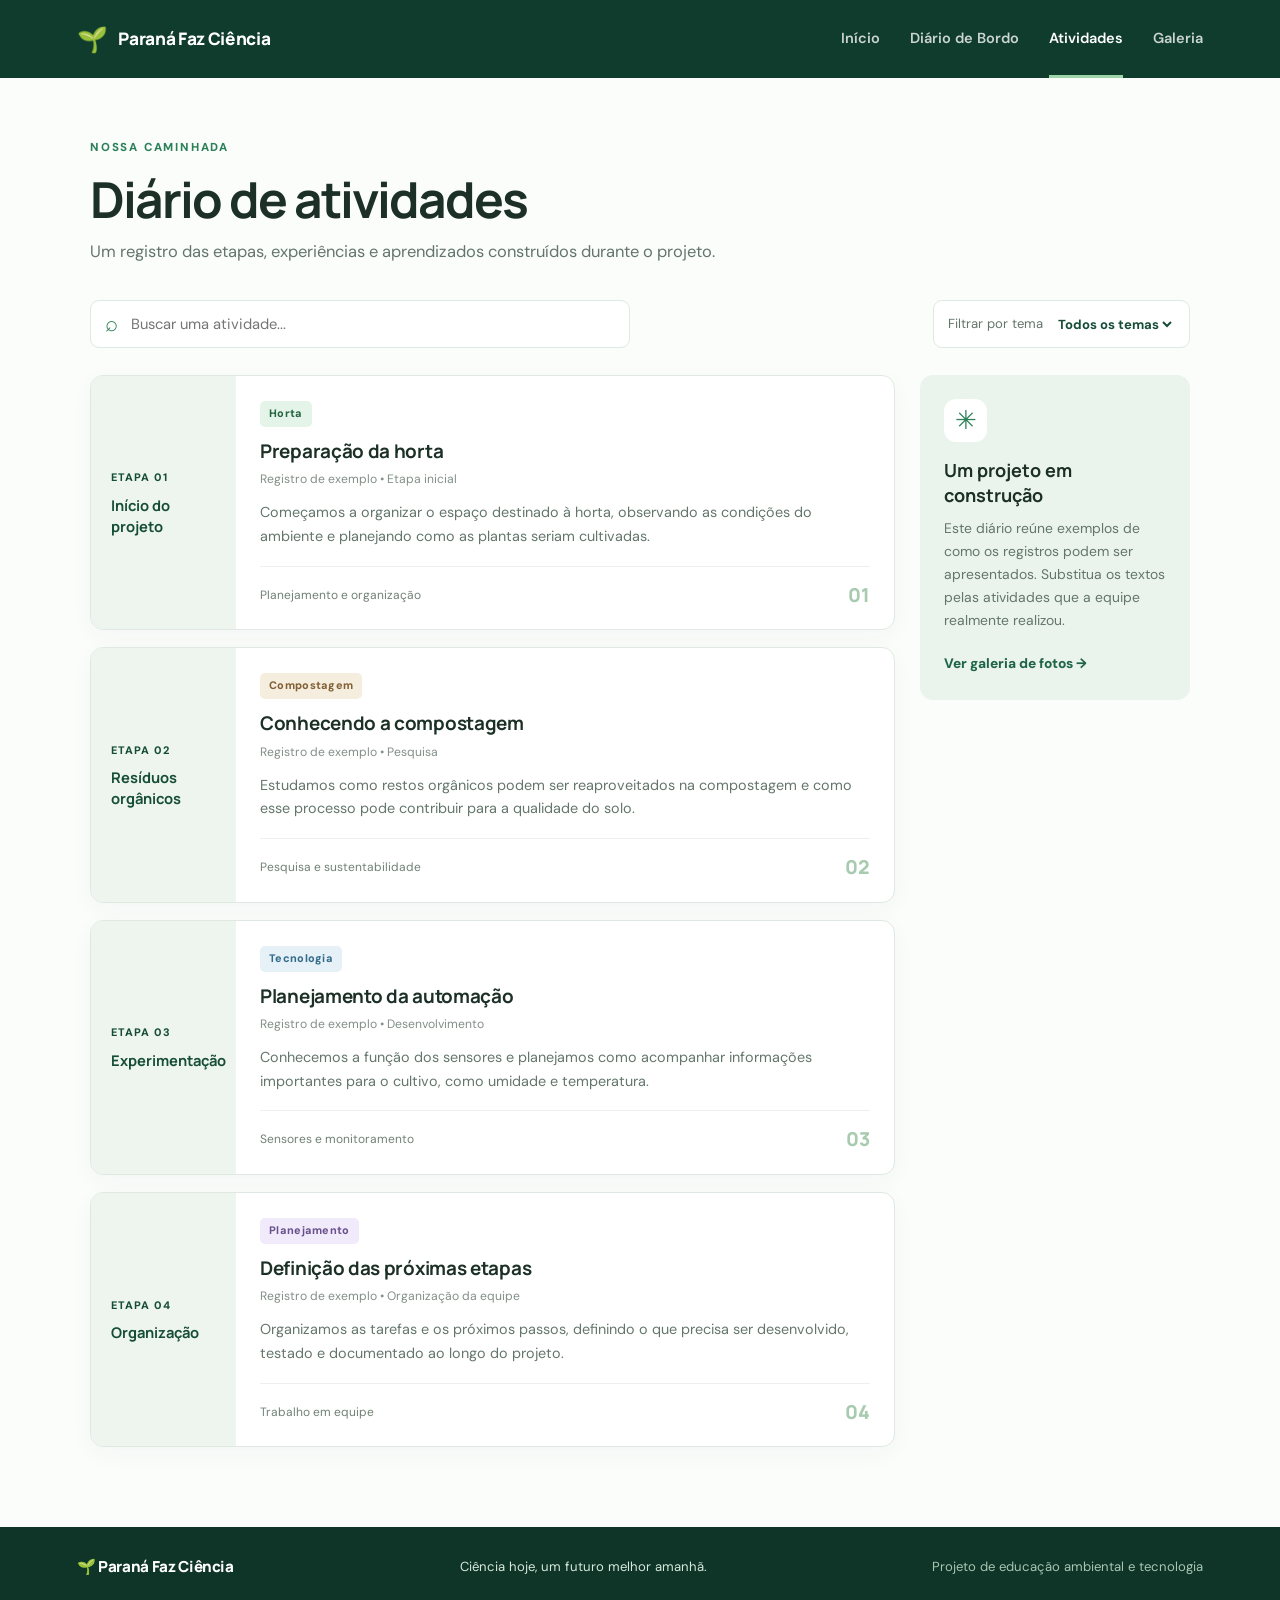
<file: diario.html>
<!DOCTYPE html>
<html lang="pt-BR">
<head>
  <meta charset="UTF-8">
  <meta name="viewport" content="width=device-width, initial-scale=1.0">
  <meta name="description" content="Registros das atividades do projeto Paraná Faz Ciência.">
  <title>Diário de atividades | Paraná Faz Ciência</title>
  <link rel="stylesheet" href="style.css">
</head>
<body>
  <header class="site-header">
    <a class="brand" href="index.html"><span class="brand-mark" aria-hidden="true">🌱</span><span>Paraná Faz Ciência</span></a>
    <button class="menu-toggle" aria-label="Abrir menu" aria-expanded="false">☰</button>
    <nav class="main-nav" aria-label="Navegação principal">
      <a href="index.html">Início</a>
      <a href="diario-bordo.html">Diário de Bordo</a>
      <a class="active" href="diario.html">Atividades</a>
      <a href="galeria.html">Galeria</a>
    </nav>
  </header>

  <main class="page-main">
    <section class="page-intro">
      <span class="eyebrow">NOSSA CAMINHADA</span>
      <h1>Diário de atividades</h1>
      <p>Um registro das etapas, experiências e aprendizados construídos durante o projeto.</p>
    </section>

    <section class="diary-tools" aria-label="Ferramentas de pesquisa">
      <label class="search-box"><span aria-hidden="true">⌕</span><input id="search-posts" type="search" placeholder="Buscar uma atividade..." aria-label="Buscar uma atividade"></label>
      <label class="filter-box"><span>Filtrar por tema</span>
        <select id="filter-category" aria-label="Filtrar por tema">
          <option value="todos">Todos os temas</option>
          <option value="planejamento">Planejamento</option>
          <option value="horta">Horta</option>
          <option value="tecnologia">Tecnologia</option>
          <option value="compostagem">Compostagem</option>
        </select>
      </label>
    </section>

    <div class="diary-layout">
      <section class="timeline" id="activity-list" aria-label="Registros de atividades">
        <article class="activity-card" data-category="horta" data-search="preparação da horta organização espaço cultivo mudas">
          <div class="activity-date"><span>ETAPA 01</span><strong>Início do projeto</strong></div>
          <div class="activity-content">
            <span class="tag tag-green">Horta</span>
            <h2>Preparação da horta</h2>
            <p class="activity-meta">Registro de exemplo • Etapa inicial</p>
            <p>Começamos a organizar o espaço destinado à horta, observando as condições do ambiente e planejando como as plantas seriam cultivadas.</p>
            <div class="activity-bottom"><span class="read-time">Planejamento e organização</span><span class="activity-symbol">01</span></div>
          </div>
        </article>

        <article class="activity-card" data-category="compostagem" data-search="compostagem resíduos orgânicos adubo reaproveitamento">
          <div class="activity-date"><span>ETAPA 02</span><strong>Resíduos orgânicos</strong></div>
          <div class="activity-content">
            <span class="tag tag-earth">Compostagem</span>
            <h2>Conhecendo a compostagem</h2>
            <p class="activity-meta">Registro de exemplo • Pesquisa</p>
            <p>Estudamos como restos orgânicos podem ser reaproveitados na compostagem e como esse processo pode contribuir para a qualidade do solo.</p>
            <div class="activity-bottom"><span class="read-time">Pesquisa e sustentabilidade</span><span class="activity-symbol">02</span></div>
          </div>
        </article>

        <article class="activity-card" data-category="tecnologia" data-search="sensores automação umidade temperatura tecnologia monitoramento">
          <div class="activity-date"><span>ETAPA 03</span><strong>Experimentação</strong></div>
          <div class="activity-content">
            <span class="tag tag-blue">Tecnologia</span>
            <h2>Planejamento da automação</h2>
            <p class="activity-meta">Registro de exemplo • Desenvolvimento</p>
            <p>Conhecemos a função dos sensores e planejamos como acompanhar informações importantes para o cultivo, como umidade e temperatura.</p>
            <div class="activity-bottom"><span class="read-time">Sensores e monitoramento</span><span class="activity-symbol">03</span></div>
          </div>
        </article>

        <article class="activity-card" data-category="planejamento" data-search="organização equipe objetivos pesquisa planejamento">
          <div class="activity-date"><span>ETAPA 04</span><strong>Organização</strong></div>
          <div class="activity-content">
            <span class="tag tag-purple">Planejamento</span>
            <h2>Definição das próximas etapas</h2>
            <p class="activity-meta">Registro de exemplo • Organização da equipe</p>
            <p>Organizamos as tarefas e os próximos passos, definindo o que precisa ser desenvolvido, testado e documentado ao longo do projeto.</p>
            <div class="activity-bottom"><span class="read-time">Trabalho em equipe</span><span class="activity-symbol">04</span></div>
          </div>
        </article>
      </section>
      <aside class="diary-aside">
        <div class="aside-icon">✳</div>
        <h3>Um projeto em construção</h3>
        <p>Este diário reúne exemplos de como os registros podem ser apresentados. Substitua os textos pelas atividades que a equipe realmente realizou.</p>
        <a href="galeria.html" class="text-link">Ver galeria de fotos →</a>
      </aside>
    </div>
    <p class="empty-state" id="empty-state" hidden>Nenhuma atividade encontrada. Tente outra busca ou categoria.</p>
  </main>

  <footer class="site-footer">
    <a class="footer-brand" href="index.html">🌱 Paraná Faz Ciência</a>
    <p>Ciência hoje, um futuro melhor amanhã.</p>
    <span>Projeto de educação ambiental e tecnologia</span>
  </footer>
  <script src="script.js"></script>
</body>
</html>
</file>
<file: style.css>
@import url('https://fonts.googleapis.com/css2?family=DM+Sans:wght@400;500;600;700&family=Manrope:wght@400;500;600;700;800&display=swap');

:root {
  --green-950: #103c2d;
  --green-900: #164d38;
  --green-800: #206547;
  --green-700: #2c8058;
  --green-100: #e4f1e8;
  --green-50: #f3f8f4;
  --ink: #1c3027;
  --muted: #64766b;
  --line: #dfe9e1;
  --white: #fff;
  --shadow: 0 14px 40px rgba(24, 65, 44, .07);
}

* { box-sizing: border-box; }
html { scroll-behavior: smooth; }
body {
  margin: 0;
  color: var(--ink);
  background: #fbfdfb;
  font-family: 'DM Sans', Arial, sans-serif;
  line-height: 1.65;
}
a { color: inherit; }
.site-header {
  min-height: 78px;
  display: flex;
  align-items: center;
  justify-content: space-between;
  gap: 28px;
  padding: 0 max(6vw, calc((100vw - 1200px) / 2));
  background: var(--green-950);
  color: white;
}
.brand, .footer-brand {
  display: inline-flex;
  align-items: center;
  gap: 11px;
  color: white;
  text-decoration: none;
  font-family: 'Manrope', sans-serif;
  font-weight: 800;
  letter-spacing: -.35px;
}
.brand { font-size: 1.08rem; white-space: nowrap; }
.brand-mark { font-size: 1.55rem; }
.main-nav { display: flex; align-items: center; gap: 30px; }
.main-nav a {
  padding: 27px 0 24px;
  border-bottom: 3px solid transparent;
  color: rgba(255,255,255,.78);
  font-size: .91rem;
  font-weight: 600;
  text-decoration: none;
  transition: color .2s, border-color .2s;
}
.main-nav a:hover, .main-nav a.active { color: white; border-bottom-color: #9ed6a9; }
.menu-toggle {
  display: none;
  border: 1px solid rgba(255,255,255,.25);
  background: transparent;
  color: white;
  border-radius: 8px;
  padding: 7px 11px;
  font-size: 1.2rem;
}
.hero {
  position: relative;
  overflow: hidden;
  display: grid;
  grid-template-columns: 1fr .92fr;
  align-items: center;
  gap: 50px;
  max-width: 1200px;
  min-height: 480px;
  margin: 0 auto;
  padding: 65px 30px 70px;
}
.hero::before {
  content: "";
  position: absolute;
  z-index: -1;
  width: 600px; height: 600px;
  left: -280px; top: -260px;
  border-radius: 50%;
  background: #edf6ee;
}
.eyebrow {
  display: inline-block;
  color: var(--green-700);
  font-size: .72rem;
  font-weight: 800;
  letter-spacing: 1.8px;
}
.hero h1, .page-intro h1 {
  margin: 13px 0 20px;
  font-family: 'Manrope', sans-serif;
  font-size: clamp(2.25rem, 4.1vw, 3.65rem);
  line-height: 1.12;
  letter-spacing: -2px;
}
.hero h1 span { color: var(--green-700); }
.hero-copy > p { max-width: 520px; color: var(--muted); font-size: 1.04rem; }
.hero-actions { display: flex; flex-wrap: wrap; gap: 12px; margin-top: 28px; }
.button {
  display: inline-flex;
  align-items: center;
  justify-content: center;
  gap: 12px;
  min-height: 47px;
  padding: 12px 19px;
  border-radius: 8px;
  font-size: .9rem;
  font-weight: 700;
  text-decoration: none;
  transition: transform .2s, background .2s;
}
.button:hover { transform: translateY(-2px); }
.button-primary { color: white; background: var(--green-800); }
.button-primary:hover { background: var(--green-950); }
.button-ghost { color: var(--green-900); border: 1px solid #cbded0; background: white; }
.button-light { background: white; color: var(--green-900); white-space: nowrap; }
.hero-art {
  position: relative;
  min-height: 345px;
  overflow: hidden;
  border-radius: 24px;
  background: linear-gradient(150deg, #d9ebd9 0%, #f3f6dc 52%, #c2d9b8 100%);
  box-shadow: var(--shadow);
}
.hero-art::before {
  content: "";
  position: absolute;
  width: 340px; height: 190px;
  right: -35px; bottom: -35px;
  background: #7fa76d;
  border-radius: 50% 0 0 0;
  opacity: .6;
}
.sun { position: absolute; right: 45px; top: 35px; width: 58px; height: 58px; background: #f4d88b; border-radius: 50%; }
.garden-bed {
  position: absolute; left: 8%; right: 7%; bottom: 22px; height: 100px;
  border-radius: 12px 12px 25px 25px;
  background: linear-gradient(#9a7049 0 17%, #805b3c 18% 100%);
  box-shadow: 0 13px 20px #385b3c26;
}
.garden-bed::before {
  content: ""; position: absolute; left: 0; right: 0; top: 8px; height: 13px;
  background: #b58a5c; border-radius: 8px;
}
.plant { position: absolute; z-index: 2; bottom: 102px; width: 100px; height: 170px; }
.plant-one { left: 17%; transform: rotate(-7deg); }
.plant-two { left: 41%; transform: scale(1.15); }
.plant-three { left: 65%; transform: rotate(8deg) scale(.92); }
.plant b { position: absolute; left: 49px; bottom: 0; width: 5px; height: 95px; border-radius: 5px; background: #47794b; }
.plant i { position: absolute; display: block; width: 47px; height: 24px; border-radius: 100% 0 100% 0; background: linear-gradient(135deg,#70a95e,#2e7049); }
.plant i:nth-child(1) { left: 5px; bottom: 40px; transform: rotate(22deg); }
.plant i:nth-child(2) { left: 49px; bottom: 65px; transform: scaleX(-1) rotate(18deg); }
.plant i:nth-child(3) { left: 4px; bottom: 91px; transform: rotate(-10deg) scale(.85); }
.sensor {
  position: absolute; z-index: 3; right: 12%; bottom: 90px;
  display: flex; flex-direction: column; gap: 7px;
  width: 44px; padding: 12px 10px; border: 3px solid #324c43;
  border-radius: 8px; background: #e8eee4; transform: rotate(4deg);
}
.sensor span { height: 4px; border-radius: 5px; background: #4a8c67; }
.art-label {
  position: absolute; left: 22px; top: 22px; display: flex; align-items: center; gap: 9px;
  padding: 9px 13px; border: 1px solid #ffffffa8; border-radius: 30px;
  background: #ffffffb8; color: var(--green-900); font-size: .77rem; font-weight: 700;
  backdrop-filter: blur(5px);
}
.pulse { width: 8px; height: 8px; border-radius: 50%; background: #3c9b5d; }
.section { max-width: 1200px; margin: 0 auto; padding: 50px 30px 75px; }
.section-tight { padding-top: 35px; }
.section-heading { display: flex; align-items: end; justify-content: space-between; gap: 25px; margin-bottom: 25px; }
.section-heading h2, .highlight h2 { margin: 5px 0 0; font-family: 'Manrope', sans-serif; font-size: 2rem; letter-spacing: -.8px; }
.section-heading > p { max-width: 360px; margin: 0 0 5px; color: var(--muted); }
.feature-grid { display: grid; grid-template-columns: repeat(3, 1fr); gap: 18px; }
.feature-card {
  padding: 27px 25px 30px;
  border: 1px solid var(--line); border-radius: 14px;
  background: white; box-shadow: 0 8px 25px rgba(23,64,41,.025);
}
.feature-icon {
  display: grid; place-items: center; width: 48px; height: 48px;
  margin-bottom: 17px; border-radius: 13px; font-size: 1.8rem; font-weight: 700;
}
.icon-leaf { color: #287b50; background: #e4f3e8; }
.icon-tech { color: #4b7d9d; background: #e7f1f6; }
.icon-compost { color: #8a683c; background: #f4ecdf; }
.feature-card h3 { margin: 0 0 7px; font-family: 'Manrope', sans-serif; font-size: 1.08rem; }
.feature-card p { margin: 0; color: var(--muted); font-size: .92rem; }
.highlight {
  display: flex; align-items: center; justify-content: space-between; gap: 30px;
  max-width: 1140px; margin: 0 auto 75px; padding: 38px 42px;
  border-radius: 18px; color: white; background: var(--green-900);
}
.highlight .eyebrow { color: #b5e1be; }
.highlight h2 { max-width: 600px; font-size: 1.85rem; }
.highlight p { max-width: 620px; margin-bottom: 0; color: #d0e4d6; }
.site-footer {
  display: flex; align-items: center; justify-content: space-between; flex-wrap: wrap; gap: 14px;
  padding: 27px max(6vw, calc((100vw - 1200px) / 2));
  background: #0e3528; color: #d7e8dc; font-size: .82rem;
}
.footer-brand { font-size: .95rem; }
.site-footer p { margin: 0; }
.site-footer > span { color: #a8c6b2; }

/* Páginas internas */
.page-main { max-width: 1160px; min-height: 65vh; margin: 0 auto; padding: 55px 30px 80px; }
.page-intro { max-width: 720px; margin-bottom: 35px; }
.page-intro h1 { margin-bottom: 10px; font-size: clamp(2.1rem, 4vw, 3.1rem); }
.page-intro p { margin: 0; color: var(--muted); font-size: 1.03rem; }
.diary-tools { display: flex; justify-content: space-between; gap: 16px; margin-bottom: 27px; }
.search-box, .filter-box { display: flex; align-items: center; gap: 11px; min-height: 48px; padding: 0 14px; border: 1px solid var(--line); border-radius: 9px; background: white; }
.search-box { flex: 1; max-width: 540px; color: var(--green-700); font-size: 1.4rem; }
.search-box input { width: 100%; min-width: 0; border: 0; outline: 0; background: transparent; color: var(--ink); font: inherit; font-size: .92rem; }
.filter-box { color: var(--muted); font-size: .82rem; }
.filter-box select { max-width: 175px; border: 0; outline: 0; background: transparent; color: var(--green-900); font: inherit; font-weight: 700; }
.diary-layout { display: grid; grid-template-columns: minmax(0, 1fr) 270px; align-items: start; gap: 25px; }
.timeline { display: grid; gap: 17px; }
.activity-card { display: grid; grid-template-columns: 145px minmax(0, 1fr); overflow: hidden; border: 1px solid var(--line); border-radius: 13px; background: white; box-shadow: 0 7px 24px rgba(26,65,43,.035); }
.activity-card[hidden] { display: none; }
.activity-date { display: flex; flex-direction: column; justify-content: center; gap: 8px; padding: 20px; background: #edf5ee; color: var(--green-900); }
.activity-date span { font-size: .68rem; font-weight: 800; letter-spacing: 1px; }
.activity-date strong { font-family: 'Manrope', sans-serif; font-size: .92rem; line-height: 1.4; }
.activity-content { padding: 23px 24px 18px; }
.tag { display: inline-block; padding: 4px 9px; border-radius: 5px; font-size: .68rem; font-weight: 800; letter-spacing: .3px; }
.tag-green { color: #276642; background: #e5f4e9; }
.tag-earth { color: #826036; background: #f5edde; }
.tag-blue { color: #346b8b; background: #e6f1f7; }
.tag-purple { color: #69518d; background: #f0eafa; }
.activity-content h2 { margin: 9px 0 2px; font-family: 'Manrope', sans-serif; font-size: 1.18rem; letter-spacing: -.3px; }
.activity-meta { margin: 0 0 12px !important; color: #829087 !important; font-size: .76rem !important; }
.activity-content > p { margin: 0; color: var(--muted); font-size: .9rem; }
.activity-bottom { display: flex; justify-content: space-between; align-items: center; gap: 15px; margin-top: 17px; padding-top: 13px; border-top: 1px solid #edf1ed; color: #708176; font-size: .75rem; }
.activity-symbol { color: #a8cbb0; font-family: 'Manrope', sans-serif; font-weight: 800; font-size: 1.2rem; }
.diary-aside { position: sticky; top: 20px; padding: 24px; border-radius: 13px; background: #eaf4ec; }
.aside-icon { display: grid; place-items: center; width: 43px; height: 43px; border-radius: 12px; background: white; color: var(--green-700); font-size: 1.6rem; }
.diary-aside h3 { margin: 16px 0 8px; font-family: 'Manrope', sans-serif; font-size: 1.13rem; line-height: 1.4; }
.diary-aside p { margin: 0 0 18px; color: var(--muted); font-size: .87rem; }
.text-link { color: var(--green-800); font-size: .86rem; font-weight: 800; text-decoration: none; }
.text-link:hover { text-decoration: underline; }
.empty-state { padding: 20px; border: 1px dashed #c7d9cb; border-radius: 10px; color: var(--muted); text-align: center; }

/* Galeria ilustrada sem dependência de fotos externas */
.gallery-grid { display: grid; grid-template-columns: repeat(2, minmax(0, 1fr)); gap: 22px; }
.gallery-item { overflow: hidden; margin: 0; border: 1px solid var(--line); border-radius: 14px; background: white; box-shadow: 0 8px 25px rgba(23,64,41,.04); }
.gallery-large { grid-row: span 2; }
.gallery-art { position: relative; min-height: 215px; overflow: hidden; background: #e5f0e3; }
.gallery-large .gallery-art { min-height: 430px; }
.gallery-art::before, .gallery-art::after { content: ""; position: absolute; }
.art-seedlings { background: linear-gradient(160deg,#dbead7,#f4edcf); }
.art-seedlings::before { left: 9%; right: 9%; bottom: 18%; height: 25%; border-radius: 10px 10px 20px 20px; background: repeating-linear-gradient(90deg,#b78356 0 18%,#d1a174 18% 20%); box-shadow: 0 15px 25px #294c2d22; }
.art-seedlings::after { left: 15%; right: 15%; bottom: 40%; height: 42%; background: radial-gradient(ellipse at 20% 70%,#3c8752 0 9%,transparent 10%),radial-gradient(ellipse at 27% 50%,#70a965 0 11%,transparent 12%),radial-gradient(ellipse at 50% 65%,#2d7548 0 10%,transparent 11%),radial-gradient(ellipse at 58% 42%,#79ad60 0 12%,transparent 13%),radial-gradient(ellipse at 80% 68%,#367d4b 0 10%,transparent 11%),radial-gradient(ellipse at 75% 42%,#8dbd70 0 12%,transparent 13%); }
.art-compost { background: linear-gradient(135deg,#e9e0c8,#b6cda1); }
.art-compost::before { left: 22%; right: 22%; bottom: 12%; height: 56%; border: 9px solid #946a43; border-top-width: 13px; background: repeating-linear-gradient(0deg,#74513a 0 13px,#9b754d 13px 19px); transform: perspective(180px) rotateX(-4deg); }
.art-compost::after { width: 90px; height: 50px; left: 36%; top: 22%; border-radius: 50%; background: #71924f; box-shadow: 20px 20px 0 -10px #9baf66,-28px 24px 0 -12px #6e8549; }
.art-sensor { background: linear-gradient(140deg,#dceaf0,#e7efdf); }
.art-sensor::before { width: 42%; height: 48%; left: 29%; top: 25%; border-radius: 12px; background: #254b43; box-shadow: 0 15px 25px #173b3030; }
.art-sensor::after { width: 30%; height: 33%; left: 35%; top: 32%; border-radius: 6px; background: repeating-linear-gradient(0deg,#3b9476 0 5px,#193e38 5px 9px); }
.art-leaves { background: linear-gradient(145deg,#d9ebd8,#a9cba8); }
.art-leaves::before { width: 95px; height: 150px; left: 20%; top: 18%; border-radius: 100% 0 100% 0; background: #397b4c; transform: rotate(-28deg); box-shadow: 85px 20px 0 -8px #6c9e57,150px 50px 0 -15px #2e6843,65px 95px 0 -10px #8ab66e; }
.art-leaves::after { width: 4px; height: 180px; left: 52%; top: 16%; background: #e2f0d6; transform: rotate(25deg); opacity: .7; }
.art-team { background: linear-gradient(135deg,#d9e9dc,#d5e3e8); }
.art-team::before { width: 80px; height: 80px; left: 20%; top: 20%; border-radius: 50%; background: #d5a17c; box-shadow: 95px 20px 0 #b97f5b,190px -2px 0 #e0b18b; }
.art-team::after { width: 90%; height: 45%; left: 5%; bottom: -10%; border-radius: 50% 50% 0 0; background: #377657; box-shadow: 95px 10px 0 #6d91a0,190px 0 0 #4e6f57; }
.gallery-item figcaption { padding: 20px 22px 23px; }
.gallery-item h2 { margin: 10px 0 4px; font-family: 'Manrope', sans-serif; font-size: 1.08rem; }
.gallery-item p { margin: 0; color: var(--muted); font-size: .87rem; }
.gallery-note { display: flex; gap: 12px; align-items: flex-start; margin-top: 25px; padding: 17px 19px; border: 1px solid #dce9df; border-radius: 10px; background: #f2f8f3; color: var(--muted); font-size: .83rem; }
.gallery-note span { color: var(--green-700); font-size: 1.1rem; }
.gallery-note p { margin: 0; }

@media (max-width: 850px) {
  .site-header { padding: 0 5%; }
  .main-nav { gap: 18px; }
  .hero { gap: 25px; padding: 50px 5%; }
  .hero-art { min-height: 300px; }
  .diary-layout { grid-template-columns: 1fr; }
  .diary-aside { position: static; }
  .highlight { margin-right: 5%; margin-left: 5%; padding: 30px; }
  .site-footer { padding-right: 5%; padding-left: 5%; }
}
@media (max-width: 620px) {
  .site-header { min-height: 70px; position: relative; flex-wrap: wrap; padding: 0 5%; }
  .brand { font-size: .98rem; }
  .menu-toggle { display: block; }
  .main-nav { display: none; width: 100%; flex-direction: column; align-items: stretch; gap: 0; padding-bottom: 12px; }
  .main-nav.is-open { display: flex; }
  .main-nav a { padding: 11px 0; border-bottom: 0; }
  .hero { grid-template-columns: 1fr; padding-top: 45px; }
  .hero h1 { font-size: 2.55rem; }
  .hero-art { min-height: 280px; }
  .section { padding: 35px 5% 50px; }
  .section-heading { display: block; }
  .section-heading > p { margin-top: 10px; }
  .feature-grid { grid-template-columns: 1fr; }
  .feature-card { padding: 22px; }
  .highlight { display: block; margin-bottom: 45px; }
  .highlight .button { margin-top: 22px; }
  .site-footer { flex-direction: column; align-items: flex-start; gap: 7px; }
  .page-main { padding: 40px 5% 55px; }
  .diary-tools { flex-direction: column; }
  .search-box { max-width: none; }
  .filter-box { justify-content: space-between; }
  .activity-card { grid-template-columns: 1fr; }
  .activity-date { padding: 12px 18px; flex-direction: row; align-items: center; justify-content: flex-start; }
  .activity-content { padding: 18px; }
  .gallery-grid { grid-template-columns: 1fr; }
  .gallery-large { grid-row: auto; }
  .gallery-large .gallery-art { min-height: 260px; }
}


/* Diário de Bordo: registros por dia */
.log-guide {
  display: flex; gap: 16px; align-items: flex-start;
  margin: 0 0 28px; padding: 22px 24px;
  border: 1px solid #d8e8dc; border-radius: 13px; background: #f0f7f1;
}
.log-guide-icon {
  display: grid; place-items: center; flex: 0 0 42px; height: 42px;
  border-radius: 11px; background: white; color: var(--green-800); font-size: 1.5rem;
}
.log-guide h2 { margin: 0 0 5px; font-family: 'Manrope', sans-serif; font-size: 1.05rem; }
.log-guide p { margin: 0; color: var(--muted); font-size: .88rem; }
.log-controls { display: flex; gap: 15px; margin-bottom: 24px; }
.log-list { display: grid; gap: 18px; }
.log-entry {
  display: grid; grid-template-columns: 92px minmax(0, 1fr); overflow: hidden;
  border: 1px solid var(--line); border-radius: 14px; background: white;
  box-shadow: 0 8px 25px rgba(23,64,41,.035);
}
.log-entry[hidden] { display: none; }
.log-date {
  display: flex; flex-direction: column; align-items: center; justify-content: center;
  padding: 18px 10px; background: #eaf4ec; color: var(--green-900);
}
.date-day { font-family: 'Manrope', sans-serif; font-size: 2rem; line-height: 1.15; font-weight: 800; }
.date-month { margin-top: 4px; font-size: .72rem; font-weight: 800; letter-spacing: 1.3px; }
.date-year { color: #66816d; font-size: .78rem; }
.log-entry-body { padding: 22px 25px; }
.log-entry-top { display: flex; align-items: center; justify-content: space-between; gap: 12px; flex-wrap: wrap; }
.log-category { color: var(--green-700); font-size: .72rem; font-weight: 800; text-transform: uppercase; letter-spacing: .8px; }
.log-placeholder { color: #986f2e; font-size: .65rem; font-weight: 800; letter-spacing: .5px; }
.log-entry-body h2 { margin: 9px 0 9px; color: var(--ink); font-family: 'Manrope', sans-serif; font-size: 1.25rem; }
.log-entry-text { margin: 0; color: var(--muted); font-size: .92rem; white-space: pre-line; }
.log-details { display: flex; flex-wrap: wrap; gap: 9px; margin-top: 16px; padding-top: 13px; border-top: 1px solid #edf1ed; }
.log-details span { padding: 5px 9px; border-radius: 5px; background: #f3f7f3; color: #607367; font-size: .72rem; }
.log-template-note { margin-top: 35px; padding: 25px; border-radius: 14px; background: #f7faf7; border: 1px solid var(--line); }
.log-template-note h2 { margin: 0 0 18px; font-family: 'Manrope', sans-serif; font-size: 1.2rem; }
.log-tips { display: grid; grid-template-columns: repeat(3, 1fr); gap: 20px; }
.log-tips strong { color: var(--green-800); font-size: .85rem; }
.log-tips p { margin: 5px 0 0; color: var(--muted); font-size: .82rem; }
@media (max-width: 620px) {
  .log-controls { flex-direction: column; }
  .log-entry { grid-template-columns: 66px minmax(0, 1fr); }
  .log-date { padding: 12px 5px; }
  .date-day { font-size: 1.6rem; }
  .log-entry-body { padding: 16px; }
  .log-entry-body h2 { font-size: 1.08rem; }
  .log-guide { padding: 17px; }
  .log-tips { grid-template-columns: 1fr; gap: 14px; }
}

/* =====================================
   SEÇÃO APRENDER FAZENDO
   PARANÁ FAZ CIÊNCIA
===================================== */

.proposta {
  padding-top: 80px;
  padding-bottom: 80px;
}

.proposta-cabecalho {
  display: flex;
  justify-content: space-between;
  align-items: flex-end;
  gap: 32px;
  margin-bottom: 32px;
}

.proposta-cabecalho h2 {
  margin: 12px 0;
  font-size: clamp(1.8rem, 3vw, 2.5rem);
  line-height: 1.2;
  color: #172b20;
}

.proposta-intro {
  max-width: 720px;
  margin: 0;
  color: #64736a;
  line-height: 1.8;
}

.proposta-grid {
  display: grid;
  grid-template-columns: repeat(3, minmax(0, 1fr));
  gap: 24px;
  align-items: stretch;
}

.proposta-card {
  display: flex;
  flex-direction: column;
  min-width: 0;
  padding: 30px;
  background: #ffffff;
  border: 1px solid #e0e9e1;
  border-radius: 18px;
  box-shadow: 0 8px 24px rgba(37, 70, 48, 0.04);
  transition:
    transform 0.25s ease,
    box-shadow 0.25s ease,
    border-color 0.25s ease;
}

.proposta-card:hover {
  transform: translateY(-5px);
  border-color: #b8d1bd;
  box-shadow: 0 16px 35px rgba(37, 70, 48, 0.09);
}

.proposta-icone {
  display: flex;
  align-items: center;
  justify-content: center;
  width: 52px;
  height: 52px;
  margin-bottom: 25px;
  border-radius: 15px;
}

.proposta-icone svg {
  width: 27px;
  height: 27px;
}

.icone-verde {
  background: #e8f3e8;
  color: #3d7650;
}

.icone-azul {
  background: #eaf1f7;
  color: #4b7da5;
}

.icone-terra {
  background: #f3ecdf;
  color: #92703e;
}

.proposta-numero {
  margin-bottom: 10px;
  color: #54805d;
  font-size: 0.7rem;
  font-weight: 800;
  letter-spacing: 1.5px;
}

.proposta-card h3 {
  margin: 0 0 16px;
  color: #192a20;
  font-size: 1.35rem;
  line-height: 1.35;
}

.proposta-card > p {
  margin: 0 0 15px;
  color: #65736a;
  font-size: 0.94rem;
  line-height: 1.8;
}

.proposta-destaque {
  margin-top: 8px;
  padding: 18px;
  background: #f6f9f5;
  border-radius: 12px;
}

.proposta-destaque strong {
  display: block;
  margin-bottom: 12px;
  color: #2e5139;
  font-size: 0.9rem;
}

.proposta-destaque ul {
  display: grid;
  gap: 10px;
  margin: 0;
  padding-left: 18px;
  color: #64736a;
  font-size: 0.86rem;
  line-height: 1.65;
}

.proposta-destaque li::marker {
  color: #5a8a65;
}

.proposta-link {
  display: inline-flex;
  align-items: center;
  gap: 9px;
  align-self: flex-start;
  margin-top: auto;
  padding-top: 24px;
  color: #376849;
  font-size: 0.9rem;
  font-weight: 700;
  text-decoration: none;
}

.proposta-link span {
  display: inline-block;
  transition: transform 0.2s ease;
}

.proposta-link:hover {
  color: #244b32;
}

.proposta-link:hover span {
  transform: translateX(4px);
}

/* TABLETS */
@media (max-width: 1000px) {
  .proposta-grid {
    grid-template-columns: repeat(2, minmax(0, 1fr));
  }

  .proposta-card:last-child {
    grid-column: 1 / -1;
  }
}

/* CELULARES */
@media (max-width: 650px) {
  .proposta {
    padding-top: 52px;
    padding-bottom: 52px;
  }

  .proposta-cabecalho {
    margin-bottom: 24px;
  }

  .proposta-grid {
    grid-template-columns: 1fr;
    gap: 18px;
  }

  .proposta-card:last-child {
    grid-column: auto;
  }

  .proposta-card {
    padding: 24px;
  }

  .proposta-card h3 {
    font-size: 1.25rem;
  }
}

@media (prefers-reduced-motion: reduce) {
  .proposta-card,
  .proposta-link span {
    transition: none;
  }

  .proposta-card:hover {
    transform: none;
  }
}
</file>
